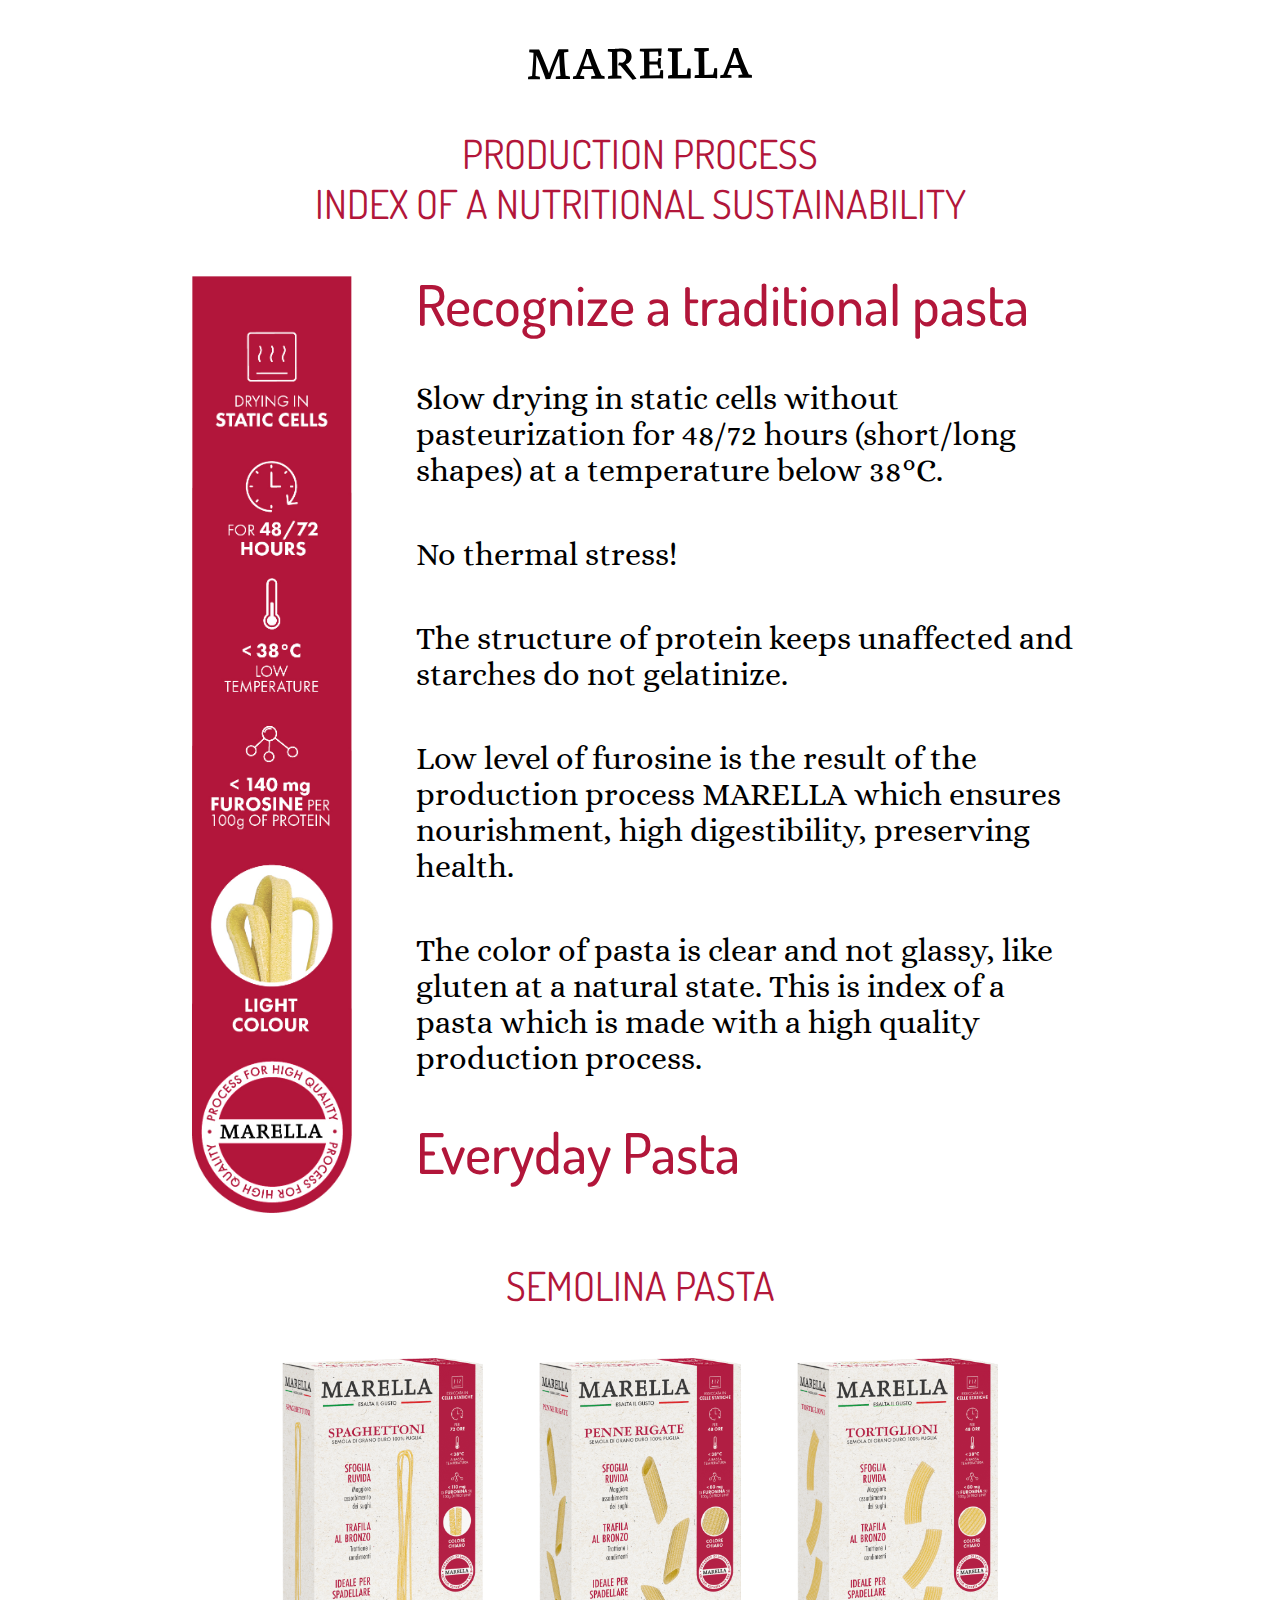
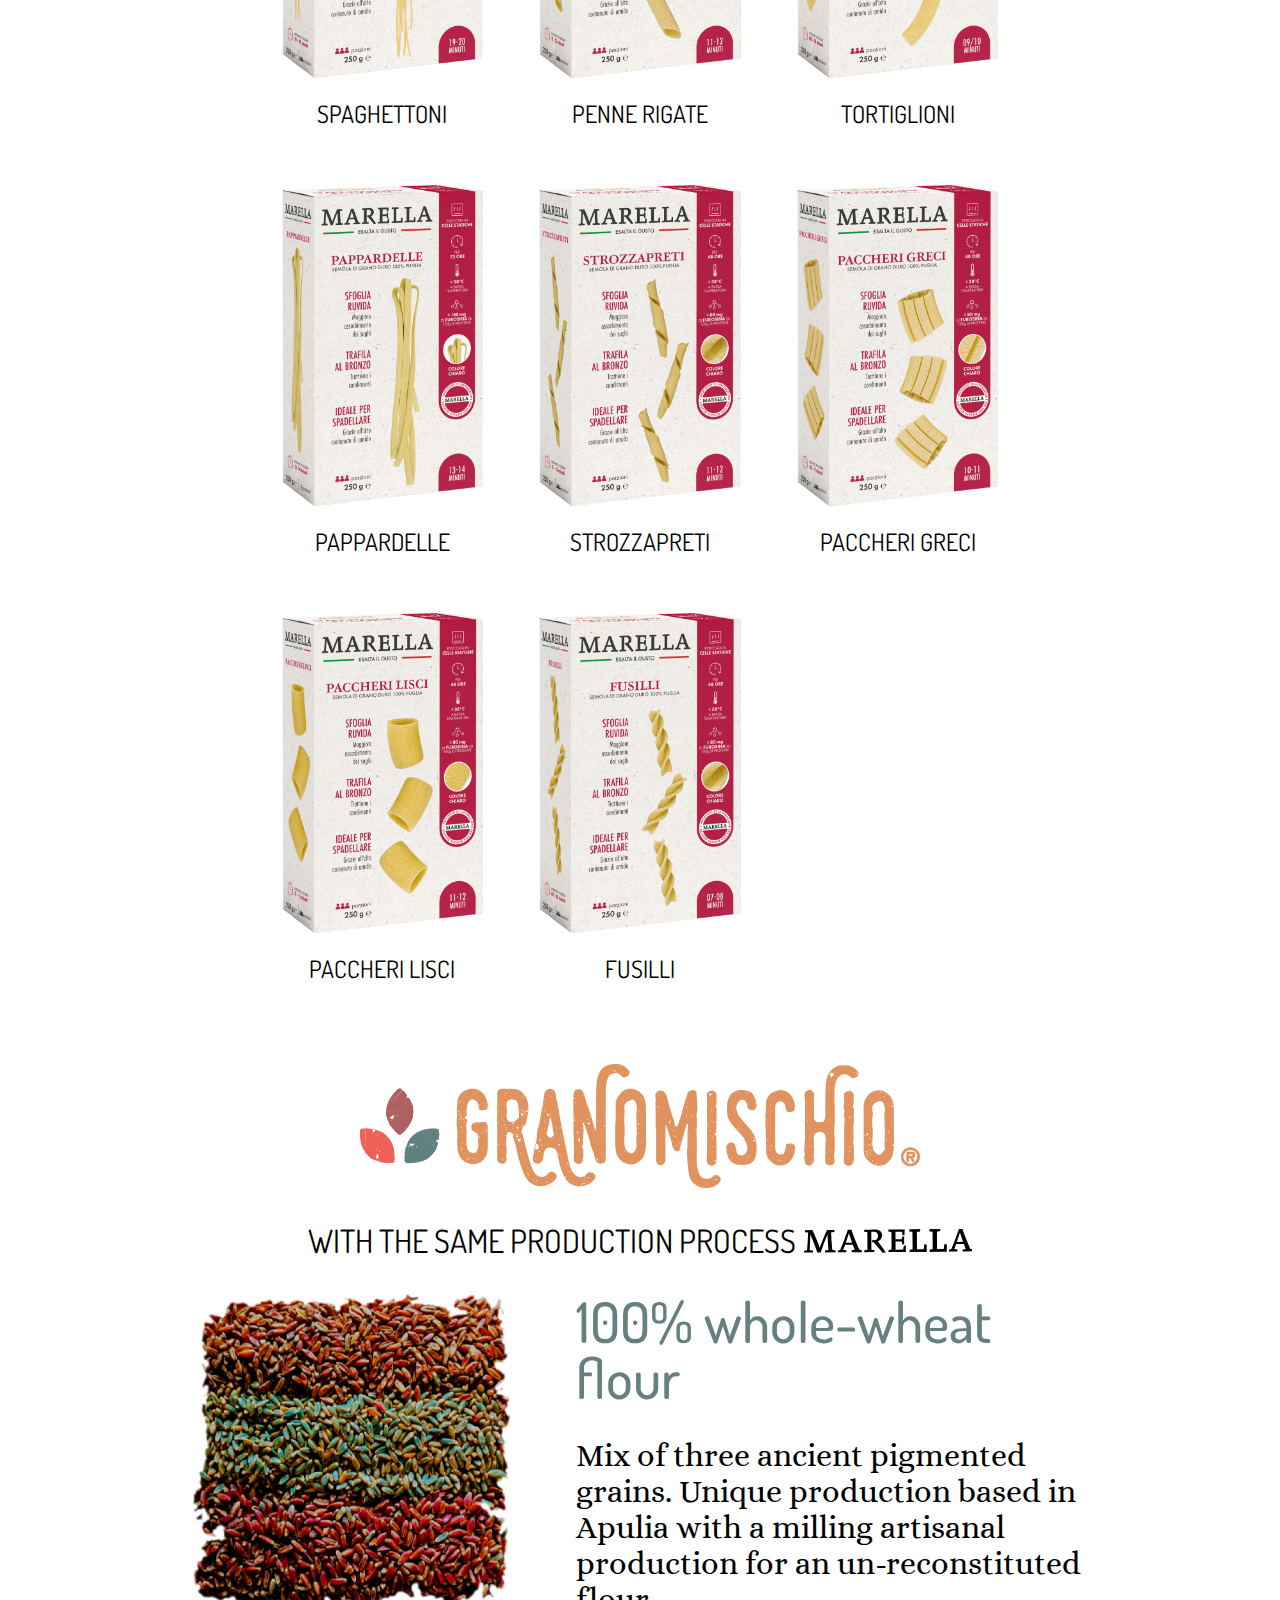
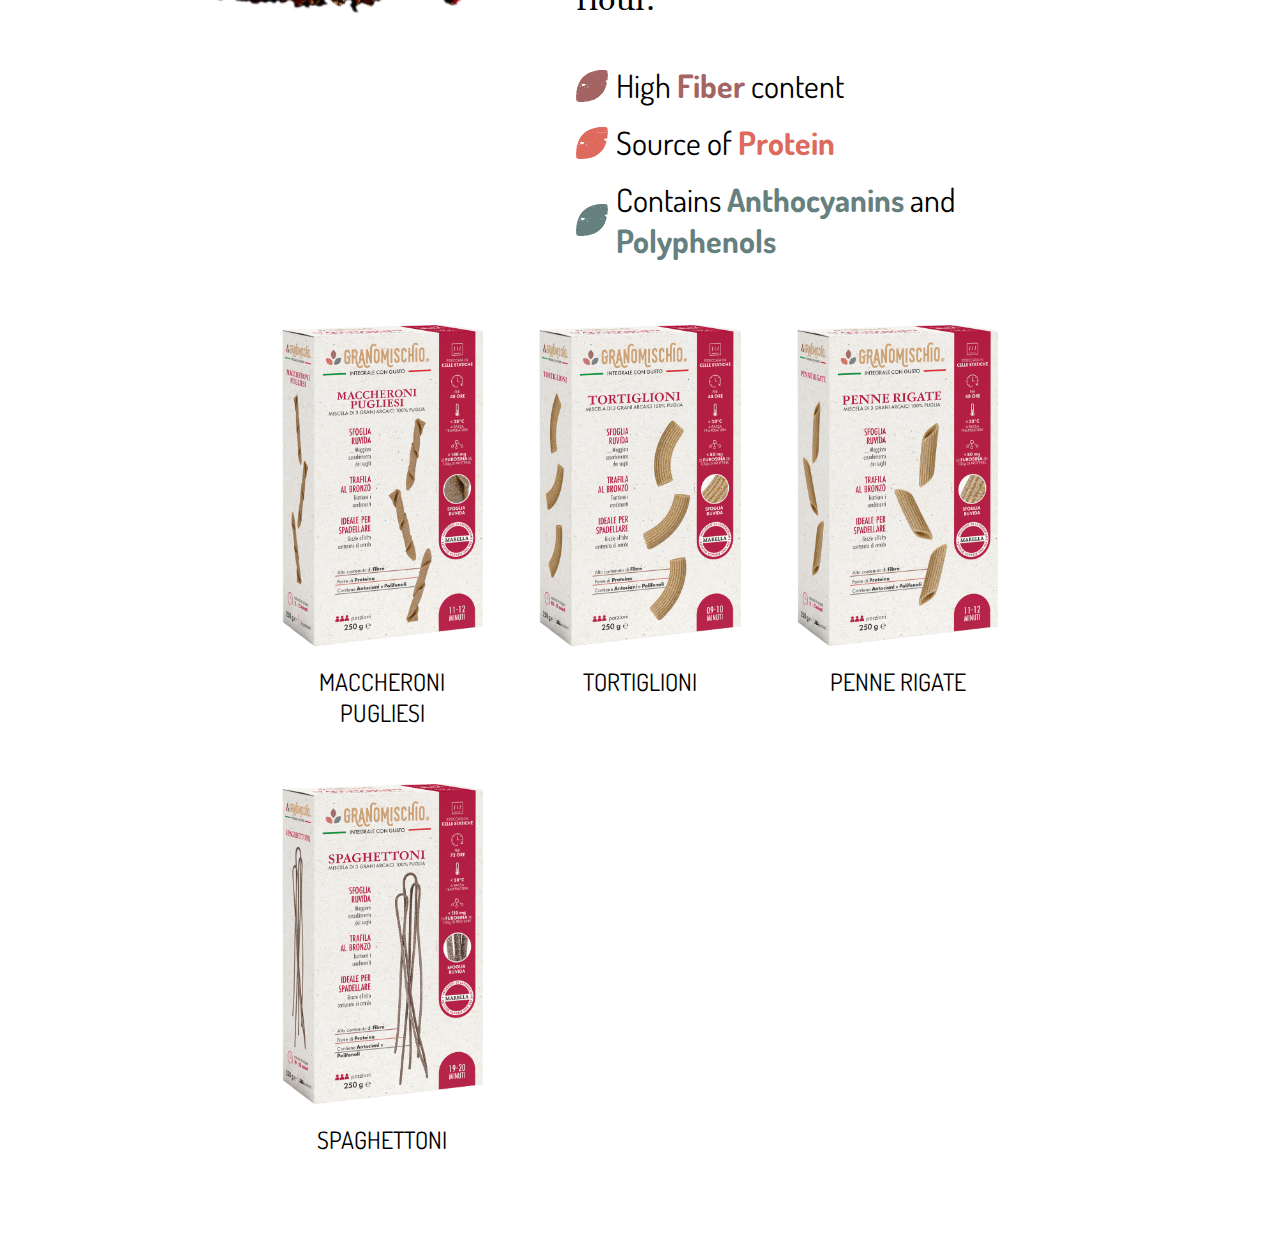
<file: en/index.html>
<!DOCTYPE html>
<html lang="en">
<head>
    <meta charset="UTF-8">
    <meta http-equiv="X-UA-Compatible" content="IE=edge">
    <meta name="viewport" content="width=device-width, initial-scale=1.0">
    <!-- GOOGLE FONTS -->
    <link rel="preconnect" href="https://fonts.googleapis.com">
    <link rel="preconnect" href="https://fonts.gstatic.com" crossorigin>
    <link href="https://fonts.googleapis.com/css2?family=Alice&family=Dosis:wght@200;300;400;500;600;700;800&display=swap" rel="stylesheet">
    <!-- MIO CSS -->
    <link rel="stylesheet" href="style.css">
    <title>Pasta Marella</title>
</head>
<body>

    <!-- Logo Pasta Marella -->
    <svg id="logo-marella" class="logo-svg" data-name="Livello 2" viewBox="0 0 345.6 49.11"><g data-name="Livello 1"><path d="m42.8 47.96.24-3.97 7.06-.93c-.87-9.01-1.74-25.49-1.92-32.02-3.25 6.95-10.44 25.85-13.86 36.98l-7 .05C23.81 37.6 16.95 19.88 12.85 11.3c-.02 6.73-.76 25.04-1.25 32.04l6.67.83.23 3.97-18.51.14.24-3.97 6.05-.92c1-10.84 2.13-30.84 2.16-36.22l-6.67-.76.31-4.04 15.07-.11c4.1 8.45 11.22 25.09 15.21 36.7 3.09-9.78 10.36-27.6 14.74-36.92l15.01-.11.3 4.03-6.79.86c.07 9.02 1.27 26.03 2.49 36.19l6.47.83.3 3.97-22.07.16ZM97.35 47.56l.24-4.04 6.32-.85c-1.23-3.09-2.53-5.97-4.11-10.33l-15.61.11c-1.12 3.37-2.91 7.56-4.03 10.39l6.4.76.3 4.04-17.63.13.31-3.97 4.57-.91c4.64-10.13 11.44-28.21 15.58-41.16l7.33-.05c3.03 9.53 11.67 31.07 16.38 40.93l4.72.84.23 3.97-21 .15ZM92.02 9.44h-.34c-1.25 4.39-4.54 14.37-6.06 18.62l12.72-.09c-2.27-6.24-4.88-13.83-6.33-18.53ZM161.27 49.11l-18.74-22-3.57-.51 1.45-4.38 5.05.57c2.96-.63 6.02-4.42 5.99-9.26-.04-5.45-3.49-7.98-8.67-7.95-1.41.01-3.56.16-5.11.24l.27 36.61 6.06.83.3 3.97-21 .15.31-3.97 6.25-.92-.27-36.2-6.53-.83.31-3.97 10.9-.08s9.42-.47 11.5-.49c8.48-.06 13.96 4.34 14.02 12.14.05 6.33-4.09 10.73-8.66 11.77v.2l16.32 22.36-6.18 1.73ZM208.47 47.15c-1.41-.06-5.99-.36-8.15-.34l-27.52.2.24-3.97 6.18-.92-.27-36.2-6.53-.83.31-3.97 33.51-.25-.73 11.18-4.1.7-.79-7.19-13.46.1.11 15.34 12.38-.09 1.51-5.66 3.97.24-.48 7.68.6 8.27-3.97.3-1.59-6.25-12.38.09.12 16.69 15.41-.11 1.62-8.36 4.04.44-.04 12.92ZM250.7 46.84c-1.21-.06-5.79-.36-7.74-.35l-26.78.2.24-3.97 6.18-.92-.27-36.2-6.6-.83.37-3.97 21.6-.16-.24 3.97-6.86.93.27 36.27 14.06-.1 1.74-10.04 3.97.44.04 14.74Z"/><path d="M250.7 46.84c-1.21-.06-5.79-.36-7.74-.35l-26.78.2.24-3.97 6.18-.92-.27-36.2-6.6-.83.37-3.97 21.6-.16-.24 3.97-6.86.93.27 36.27 14.06-.1 1.74-10.04 3.97.44.04 14.74ZM291.79 46.54c-1.21-.06-5.79-.36-7.74-.35l-26.78.2.24-3.97 6.18-.92-.27-36.2-6.6-.83.37-3.97 21.6-.16-.24 3.97-6.86.93.27 36.27 14.06-.1 1.74-10.04 3.97.44.04 14.74Z"/><path d="M291.79 46.54c-1.21-.06-5.79-.36-7.74-.35l-26.78.2.24-3.97 6.18-.92-.27-36.2-6.6-.83.37-3.97 21.6-.16-.24 3.97-6.86.93.27 36.27 14.06-.1 1.74-10.04 3.97.44.04 14.74ZM324.6 45.89l.24-4.04 6.32-.85c-1.23-3.09-2.53-5.97-4.11-10.33l-15.61.11c-1.12 3.37-2.91 7.56-4.03 10.39l6.4.76.3 4.04-17.63.13.31-3.97 4.57-.91C306 31.09 312.8 13.01 316.94.06l7.33-.05c3.03 9.53 11.67 31.07 16.38 40.93l4.72.84.23 3.97-21 .15Zm-5.33-38.12h-.34c-1.25 4.39-4.54 14.37-6.06 18.62l12.72-.09c-2.27-6.24-4.88-13.83-6.33-18.53Z"/></g></svg>
    
    
    <h2 id="subtitle" class="text-center">PRODUCTION PROCESS<br>INDEX OF A NUTRITIONAL SUSTAINABILITY</h2>
    
    <div id="two-columns">
        <div id="first-column">
            <div id="first-horizontal-banner">
                Banner orizzontale
            </div>
            <div id="first-vertical-banner">
                <img src="assets/images/fascia_eng.jpg">
            </div>
        </div>
        <div id="second-column">
            <h3 class="second-column-header">Recognize a traditional pasta</h3>
            <p>Slow drying in static cells without pasteurization for 48/72 hours (short/long shapes) at a temperature below 38°C.</p>
            <p>No thermal stress!</p>
            <p>The structure of protein keeps unaffected and starches do not gelatinize.</p>
            <p>Low level of furosine is the result of the production process MARELLA which ensures nourishment, high digestibility, preserving health.</p>
            <p>The color of pasta is clear and not glassy, like gluten at a natural state. This is index of a pasta which is made with a high quality production process.</p>
            <h3 class="second-column-header">Everyday Pasta</h3>
        </div>    
    </div>

    <!-- Section 2 - First grid - Pasta di semola-->
    <section id="pasta-semola-section">
        <h2 id="subtitle-2" class="text-center" style="margin-top: 2rem;">SEMOLINA PASTA</h2>
        <div class="container grid-container">
            <div class="grid-item">
                <img src="assets/images/semola/S_Spaghettoni.png" alt="spaghettoni">
                <p>SPAGHETTONI</p>
            </div>
            <div class="grid-item">
                <img src="assets/images/semola/S-Penne-Rigate.png" alt="penne-rigate">
                <p>PENNE RIGATE</p>
            </div>
            <div class="grid-item">
                <img src="assets/images/semola/S-Tortiglioni.png" alt="tortiglioni">
                <p>TORTIGLIONI</p>
            </div>
            <div class="grid-item">
                <img src="assets/images/semola/S_Pappardelle.png" alt="pappardelle">
                <p>PAPPARDELLE</p>
            </div>
            <div class="grid-item">
                <img src="assets/images/semola/S-Strozzapreti.png" alt="strozzapreti">
                <p>STROZZAPRETI</p>
            </div>
            <div class="grid-item">
                <img src="assets/images/semola/S-Paccheri-Greci.png" alt="paccheri-greci">
                <p>PACCHERI GRECI</p>
            </div>
            <div class="grid-item">
                <img src="assets/images/semola/S-Paccheri-Lisci.png" alt="paccheri-lisci">
                <p>PACCHERI LISCI</p>
            </div>
            <div class="grid-item">
                <img src="assets/images/semola/S-Fusilli.png" alt="fusilli">
                <p>FUSILLI</p>
            </div>    
        </div>
    </section>
    
    <!-- Granomischio Section -->
    <section id="pasta-granomischio-section">
        <div id="logo-granomischio-wrapper">
            <img id="logo-granomischio" src="assets/images/logo_granomischio.svg" alt="granomischio-logo">
        </div>
        <div id="same-process-wrapper">
            <h3>WITH THE SAME PRODUCTION PROCESS</h3>
            <!-- Logo Pasta Marella -->
            <svg id="logo-marella-granomischio" class="logo-svg" data-name="Livello 2" viewBox="0 0 345.6 49.11"><g data-name="Livello 1"><path d="m42.8 47.96.24-3.97 7.06-.93c-.87-9.01-1.74-25.49-1.92-32.02-3.25 6.95-10.44 25.85-13.86 36.98l-7 .05C23.81 37.6 16.95 19.88 12.85 11.3c-.02 6.73-.76 25.04-1.25 32.04l6.67.83.23 3.97-18.51.14.24-3.97 6.05-.92c1-10.84 2.13-30.84 2.16-36.22l-6.67-.76.31-4.04 15.07-.11c4.1 8.45 11.22 25.09 15.21 36.7 3.09-9.78 10.36-27.6 14.74-36.92l15.01-.11.3 4.03-6.79.86c.07 9.02 1.27 26.03 2.49 36.19l6.47.83.3 3.97-22.07.16ZM97.35 47.56l.24-4.04 6.32-.85c-1.23-3.09-2.53-5.97-4.11-10.33l-15.61.11c-1.12 3.37-2.91 7.56-4.03 10.39l6.4.76.3 4.04-17.63.13.31-3.97 4.57-.91c4.64-10.13 11.44-28.21 15.58-41.16l7.33-.05c3.03 9.53 11.67 31.07 16.38 40.93l4.72.84.23 3.97-21 .15ZM92.02 9.44h-.34c-1.25 4.39-4.54 14.37-6.06 18.62l12.72-.09c-2.27-6.24-4.88-13.83-6.33-18.53ZM161.27 49.11l-18.74-22-3.57-.51 1.45-4.38 5.05.57c2.96-.63 6.02-4.42 5.99-9.26-.04-5.45-3.49-7.98-8.67-7.95-1.41.01-3.56.16-5.11.24l.27 36.61 6.06.83.3 3.97-21 .15.31-3.97 6.25-.92-.27-36.2-6.53-.83.31-3.97 10.9-.08s9.42-.47 11.5-.49c8.48-.06 13.96 4.34 14.02 12.14.05 6.33-4.09 10.73-8.66 11.77v.2l16.32 22.36-6.18 1.73ZM208.47 47.15c-1.41-.06-5.99-.36-8.15-.34l-27.52.2.24-3.97 6.18-.92-.27-36.2-6.53-.83.31-3.97 33.51-.25-.73 11.18-4.1.7-.79-7.19-13.46.1.11 15.34 12.38-.09 1.51-5.66 3.97.24-.48 7.68.6 8.27-3.97.3-1.59-6.25-12.38.09.12 16.69 15.41-.11 1.62-8.36 4.04.44-.04 12.92ZM250.7 46.84c-1.21-.06-5.79-.36-7.74-.35l-26.78.2.24-3.97 6.18-.92-.27-36.2-6.6-.83.37-3.97 21.6-.16-.24 3.97-6.86.93.27 36.27 14.06-.1 1.74-10.04 3.97.44.04 14.74Z"/><path d="M250.7 46.84c-1.21-.06-5.79-.36-7.74-.35l-26.78.2.24-3.97 6.18-.92-.27-36.2-6.6-.83.37-3.97 21.6-.16-.24 3.97-6.86.93.27 36.27 14.06-.1 1.74-10.04 3.97.44.04 14.74ZM291.79 46.54c-1.21-.06-5.79-.36-7.74-.35l-26.78.2.24-3.97 6.18-.92-.27-36.2-6.6-.83.37-3.97 21.6-.16-.24 3.97-6.86.93.27 36.27 14.06-.1 1.74-10.04 3.97.44.04 14.74Z"/><path d="M291.79 46.54c-1.21-.06-5.79-.36-7.74-.35l-26.78.2.24-3.97 6.18-.92-.27-36.2-6.6-.83.37-3.97 21.6-.16-.24 3.97-6.86.93.27 36.27 14.06-.1 1.74-10.04 3.97.44.04 14.74ZM324.6 45.89l.24-4.04 6.32-.85c-1.23-3.09-2.53-5.97-4.11-10.33l-15.61.11c-1.12 3.37-2.91 7.56-4.03 10.39l6.4.76.3 4.04-17.63.13.31-3.97 4.57-.91C306 31.09 312.8 13.01 316.94.06l7.33-.05c3.03 9.53 11.67 31.07 16.38 40.93l4.72.84.23 3.97-21 .15Zm-5.33-38.12h-.34c-1.25 4.39-4.54 14.37-6.06 18.62l12.72-.09c-2.27-6.24-4.88-13.83-6.33-18.53Z"/></g></svg>
        </div>
        <div id="two-columns">
            <div id="first-column">
                <div class="first-column-item">
                    <img src="assets/images/granomischio.jpg" alt="grano">
                </div>
            </div>
            <div id="second-column" style="margin-top: 0px">
                <h3 id="granomischio-hundred-percent">100% whole-wheat flour</h3>
                <p>Mix of three ancient pigmented grains. Unique production based in Apulia with a milling artisanal production for an un-reconstituted flour.</p>
                <div id="granomischio-features-wrapper">
                    <div id="granomischio-features" class="flex">
                        <img src="assets/icone/Grano1.svg" alt="icona-grano">
                        <p>High <span style="color:var(--brown)"> Fiber </span>content</p>
                    </div>
                    <div id="granomischio-features" class="flex">
                        <img src="assets/icone/Grano2.svg" alt="icona-grano">
                        <p>Source of<span style="color:var(--orange)"> Protein</span></p>
                    </div>
                    <div id="granomischio-features" class="flex">
                        <img src="assets/icone/Grano3.svg" alt="icona-grano">
                        <p>Contains<span style="color:var(--gray)"> Anthocyanins </span> and <span style="color:var(--gray)"> Polyphenols </span></p>
                    </div>
                </div>
            </div>
        </div>
        <div class="container grid-container" style="margin-top:4rem; margin-bottom: 6rem;">
            <div class="grid-item">
                <img src="assets/images/granomischio/GM-Maccheroni-pugliesi.png" alt="maccheroni-pugliesi">
                <p>MACCHERONI PUGLIESI</p>
            </div>
            <div class="grid-item">
                <img src="assets/images/granomischio/GM-Tortiglioni.png" alt="tortiglioni">
                <p>TORTIGLIONI</p>
            </div>
            <div class="grid-item">
                <img src="assets/images/granomischio/GM-Penne-Rigate.png" alt="penne-rigate">
                <p>PENNE RIGATE</p>
            </div>
            <div class="grid-item">
                <img src="assets/images/granomischio/GM-Spaghettoni.png" alt="spaghettoni">
                <p>SPAGHETTONI</p>
            </div> 
        </div>
    </section>

</body>
</html>
</file>
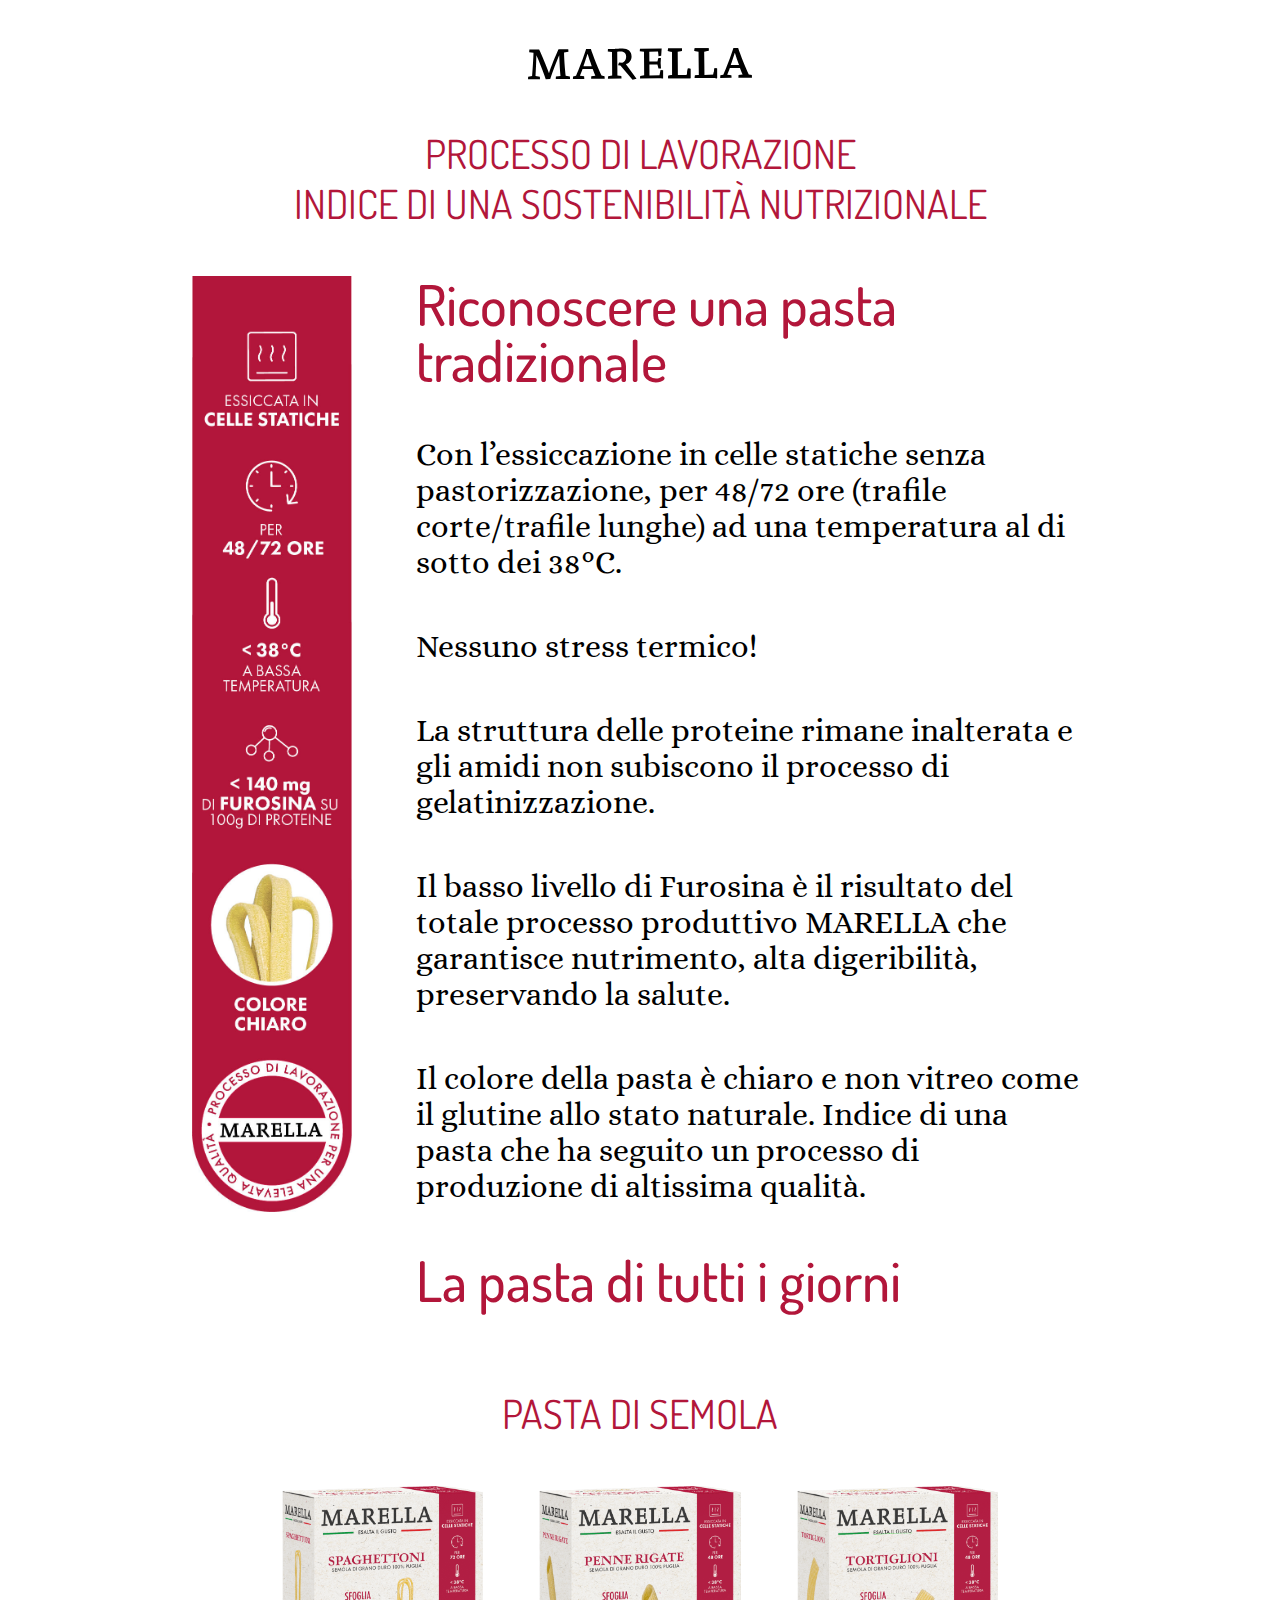
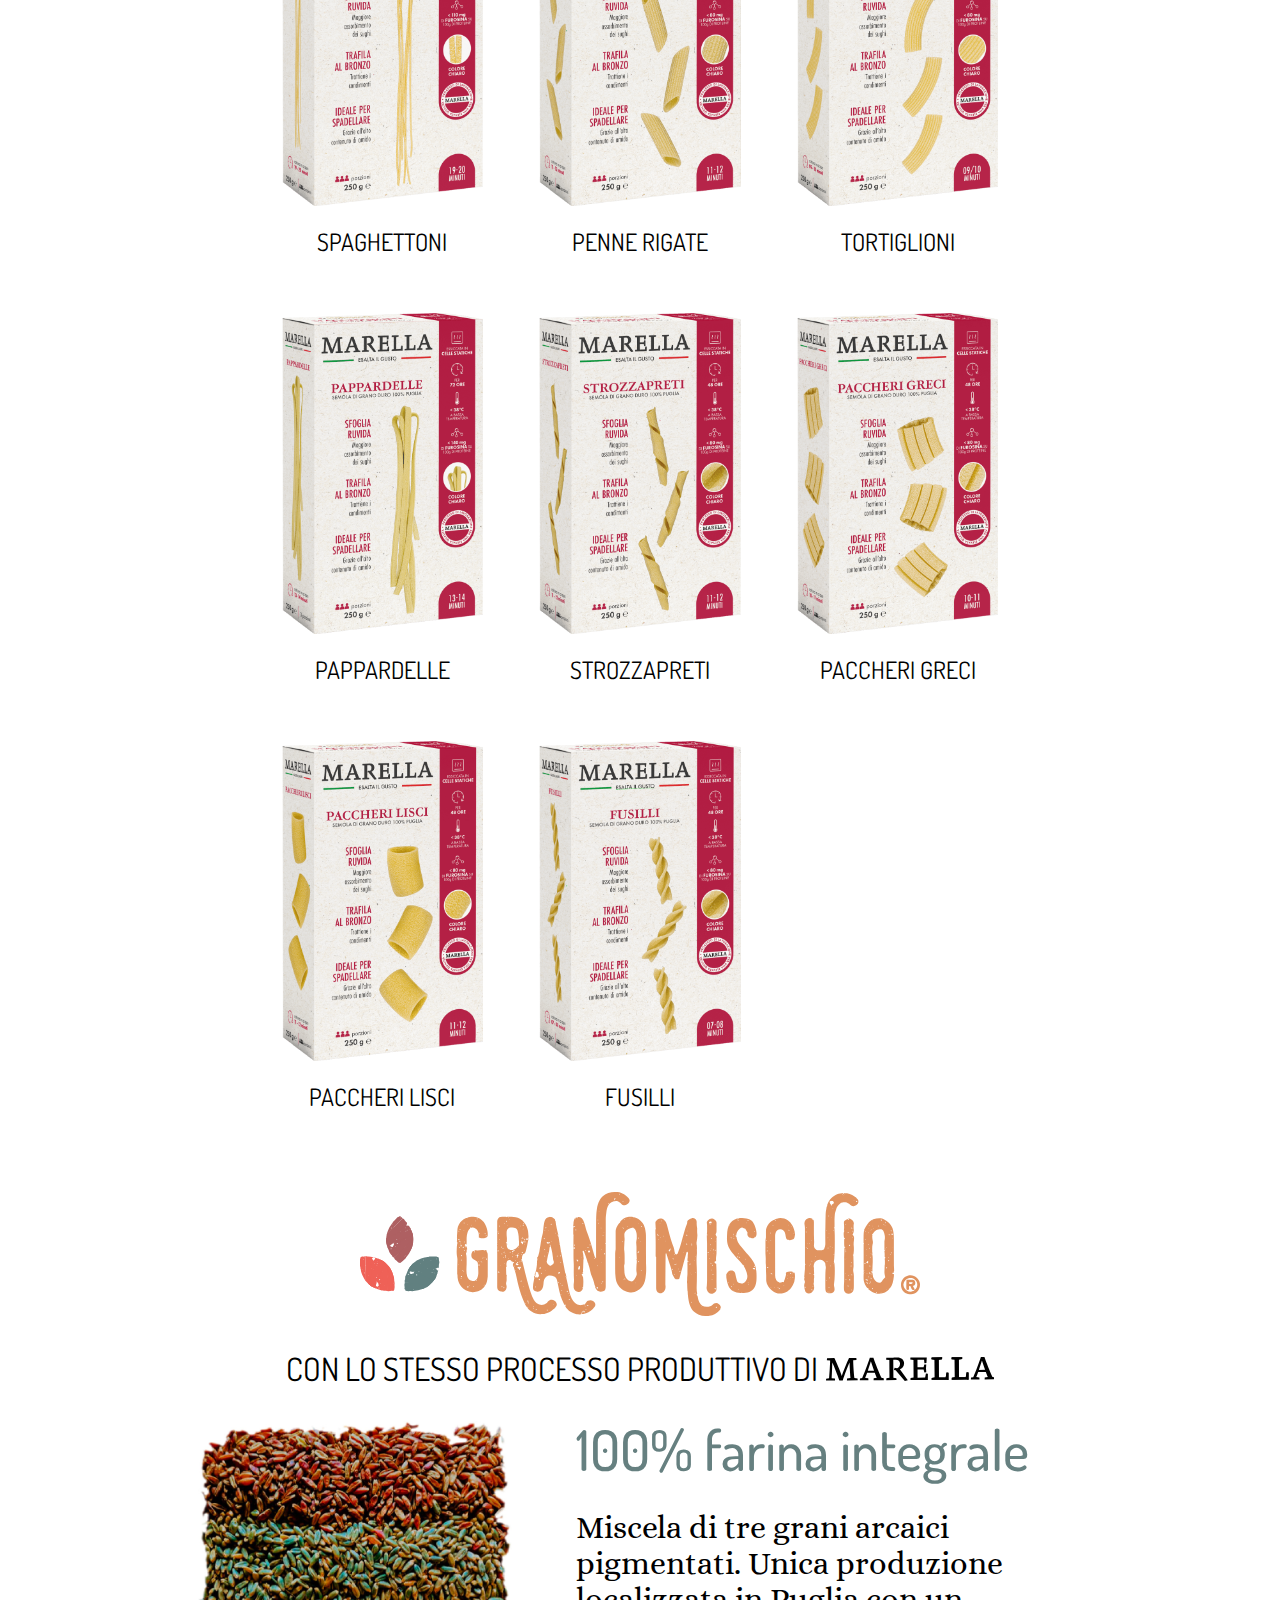
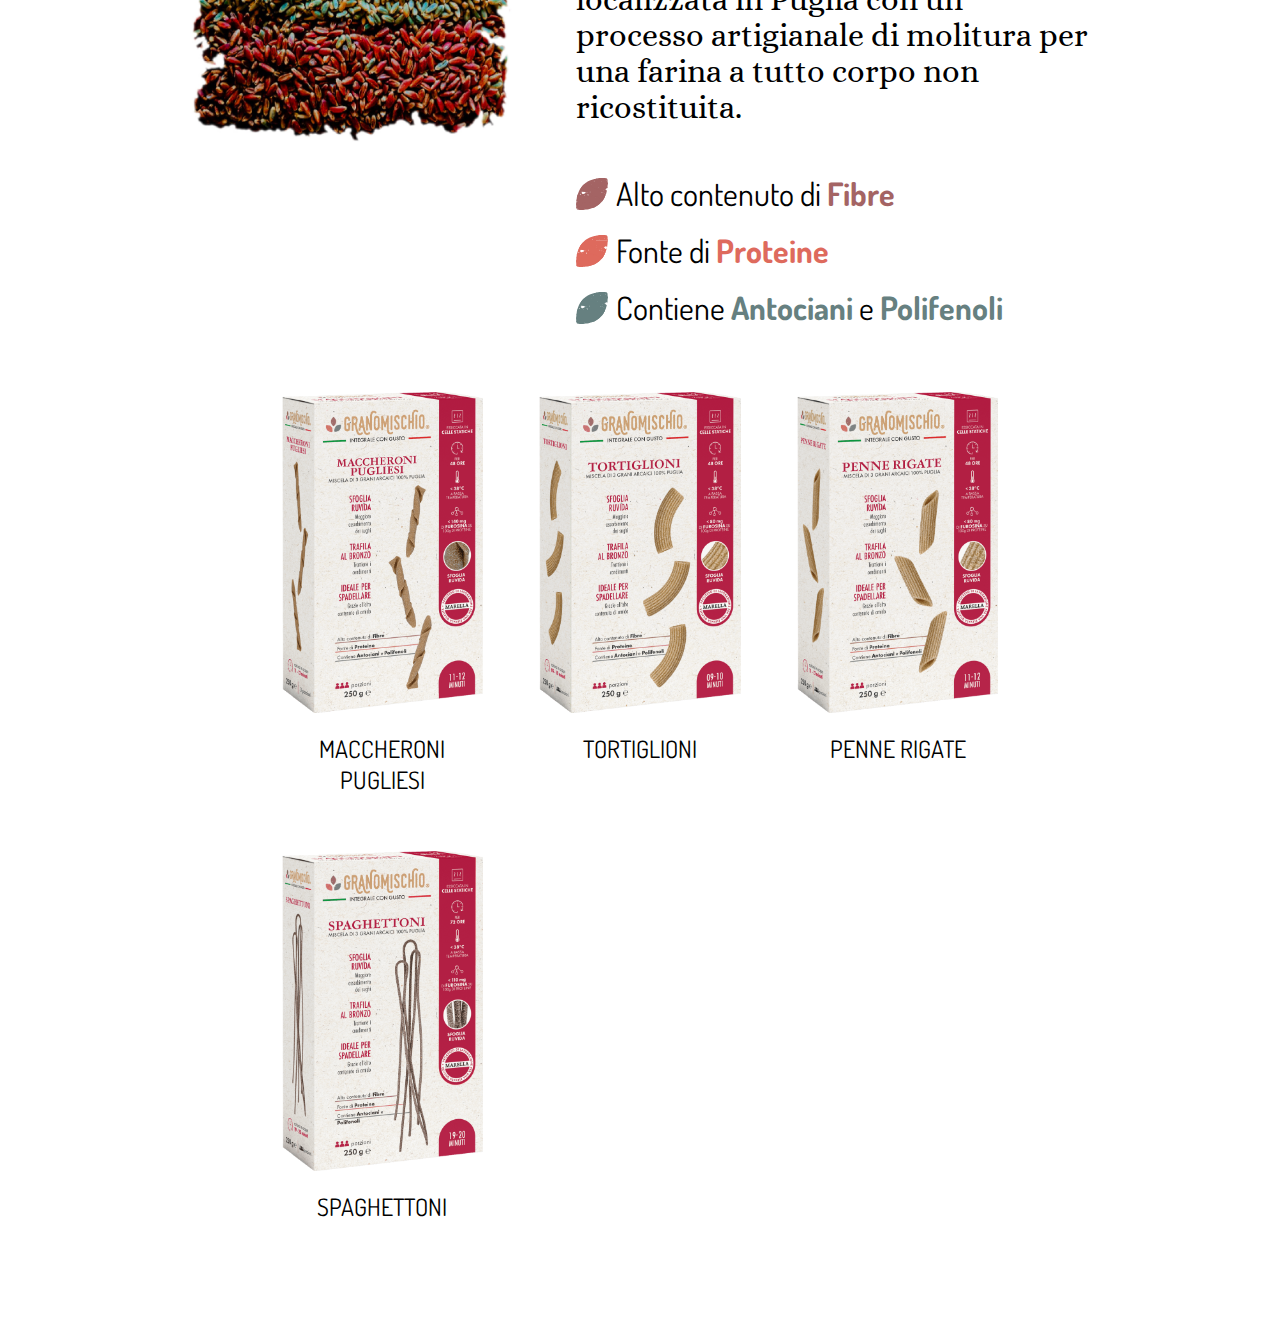
<file: it/index.html>
<!DOCTYPE html>
<html lang="en">
<head>
    <meta charset="UTF-8">
    <meta http-equiv="X-UA-Compatible" content="IE=edge">
    <meta name="viewport" content="width=device-width, initial-scale=1.0">
    <!-- GOOGLE FONTS -->
    <link rel="preconnect" href="https://fonts.googleapis.com">
    <link rel="preconnect" href="https://fonts.gstatic.com" crossorigin>
    <link href="https://fonts.googleapis.com/css2?family=Alice&family=Dosis:wght@200;300;400;500;600;700;800&display=swap" rel="stylesheet">
    <!-- MIO CSS -->
    <link rel="stylesheet" href="style.css">
    <title>Pasta Marella</title>
</head>
<body>

    <!-- Logo Pasta Marella -->
    <svg id="logo-marella" class="logo-svg" data-name="Livello 2" viewBox="0 0 345.6 49.11"><g data-name="Livello 1"><path d="m42.8 47.96.24-3.97 7.06-.93c-.87-9.01-1.74-25.49-1.92-32.02-3.25 6.95-10.44 25.85-13.86 36.98l-7 .05C23.81 37.6 16.95 19.88 12.85 11.3c-.02 6.73-.76 25.04-1.25 32.04l6.67.83.23 3.97-18.51.14.24-3.97 6.05-.92c1-10.84 2.13-30.84 2.16-36.22l-6.67-.76.31-4.04 15.07-.11c4.1 8.45 11.22 25.09 15.21 36.7 3.09-9.78 10.36-27.6 14.74-36.92l15.01-.11.3 4.03-6.79.86c.07 9.02 1.27 26.03 2.49 36.19l6.47.83.3 3.97-22.07.16ZM97.35 47.56l.24-4.04 6.32-.85c-1.23-3.09-2.53-5.97-4.11-10.33l-15.61.11c-1.12 3.37-2.91 7.56-4.03 10.39l6.4.76.3 4.04-17.63.13.31-3.97 4.57-.91c4.64-10.13 11.44-28.21 15.58-41.16l7.33-.05c3.03 9.53 11.67 31.07 16.38 40.93l4.72.84.23 3.97-21 .15ZM92.02 9.44h-.34c-1.25 4.39-4.54 14.37-6.06 18.62l12.72-.09c-2.27-6.24-4.88-13.83-6.33-18.53ZM161.27 49.11l-18.74-22-3.57-.51 1.45-4.38 5.05.57c2.96-.63 6.02-4.42 5.99-9.26-.04-5.45-3.49-7.98-8.67-7.95-1.41.01-3.56.16-5.11.24l.27 36.61 6.06.83.3 3.97-21 .15.31-3.97 6.25-.92-.27-36.2-6.53-.83.31-3.97 10.9-.08s9.42-.47 11.5-.49c8.48-.06 13.96 4.34 14.02 12.14.05 6.33-4.09 10.73-8.66 11.77v.2l16.32 22.36-6.18 1.73ZM208.47 47.15c-1.41-.06-5.99-.36-8.15-.34l-27.52.2.24-3.97 6.18-.92-.27-36.2-6.53-.83.31-3.97 33.51-.25-.73 11.18-4.1.7-.79-7.19-13.46.1.11 15.34 12.38-.09 1.51-5.66 3.97.24-.48 7.68.6 8.27-3.97.3-1.59-6.25-12.38.09.12 16.69 15.41-.11 1.62-8.36 4.04.44-.04 12.92ZM250.7 46.84c-1.21-.06-5.79-.36-7.74-.35l-26.78.2.24-3.97 6.18-.92-.27-36.2-6.6-.83.37-3.97 21.6-.16-.24 3.97-6.86.93.27 36.27 14.06-.1 1.74-10.04 3.97.44.04 14.74Z"/><path d="M250.7 46.84c-1.21-.06-5.79-.36-7.74-.35l-26.78.2.24-3.97 6.18-.92-.27-36.2-6.6-.83.37-3.97 21.6-.16-.24 3.97-6.86.93.27 36.27 14.06-.1 1.74-10.04 3.97.44.04 14.74ZM291.79 46.54c-1.21-.06-5.79-.36-7.74-.35l-26.78.2.24-3.97 6.18-.92-.27-36.2-6.6-.83.37-3.97 21.6-.16-.24 3.97-6.86.93.27 36.27 14.06-.1 1.74-10.04 3.97.44.04 14.74Z"/><path d="M291.79 46.54c-1.21-.06-5.79-.36-7.74-.35l-26.78.2.24-3.97 6.18-.92-.27-36.2-6.6-.83.37-3.97 21.6-.16-.24 3.97-6.86.93.27 36.27 14.06-.1 1.74-10.04 3.97.44.04 14.74ZM324.6 45.89l.24-4.04 6.32-.85c-1.23-3.09-2.53-5.97-4.11-10.33l-15.61.11c-1.12 3.37-2.91 7.56-4.03 10.39l6.4.76.3 4.04-17.63.13.31-3.97 4.57-.91C306 31.09 312.8 13.01 316.94.06l7.33-.05c3.03 9.53 11.67 31.07 16.38 40.93l4.72.84.23 3.97-21 .15Zm-5.33-38.12h-.34c-1.25 4.39-4.54 14.37-6.06 18.62l12.72-.09c-2.27-6.24-4.88-13.83-6.33-18.53Z"/></g></svg>
    
    
    <h2 id="subtitle" class="text-center">PROCESSO DI LAVORAZIONE<br>INDICE DI UNA SOSTENIBILITÀ NUTRIZIONALE</h2>
    
    <div id="two-columns">
        <div id="first-column">
            <div id="first-horizontal-banner">
                Banner orizzontale
            </div>
            <div id="first-vertical-banner">
                <img src="assets/images/fascia_ita.jpg">
            </div>
        </div>
        <div id="second-column">
            <h3 class="second-column-header">Riconoscere una pasta tradizionale</h3>
            <p>Con l’essiccazione in celle statiche senza pastorizzazione, per 48/72 ore (trafile corte/trafile lunghe) ad una temperatura al di sotto dei 38°C.</p>
            <p>Nessuno stress termico!</p>
            <p>La struttura delle proteine rimane inalterata e gli amidi non subiscono il processo di gelatinizzazione.</p>
            <p>Il basso livello di Furosina è il risultato del totale processo produttivo MARELLA che garantisce nutrimento, alta digeribilità, preservando la salute.</p>
            <p>Il colore della pasta è chiaro e non vitreo come il glutine allo stato naturale. Indice di una pasta che ha seguito un processo di produzione di altissima qualità.</p>
            <h3 class="second-column-header">La pasta di tutti i giorni</h3>
        </div>    
    </div>

    <!-- Section 2 - First grid - Pasta di semola-->
    <section id="pasta-semola-section">
        <h2 id="subtitle-2" class="text-center" style="margin-top: 2rem;">PASTA DI SEMOLA</h2>
        <div class="container grid-container">
            <div class="grid-item">
                <img src="assets/images/semola/S_Spaghettoni.png" alt="spaghettoni">
                <p>SPAGHETTONI</p>
            </div>
            <div class="grid-item">
                <img src="assets/images/semola/S-Penne-Rigate.png" alt="penne-rigate">
                <p>PENNE RIGATE</p>
            </div>
            <div class="grid-item">
                <img src="assets/images/semola/S-Tortiglioni.png" alt="tortiglioni">
                <p>TORTIGLIONI</p>
            </div>
            <div class="grid-item">
                <img src="assets/images/semola/S_Pappardelle.png" alt="pappardelle">
                <p>PAPPARDELLE</p>
            </div>
            <div class="grid-item">
                <img src="assets/images/semola/S-Strozzapreti.png" alt="strozzapreti">
                <p>STROZZAPRETI</p>
            </div>
            <div class="grid-item">
                <img src="assets/images/semola/S-Paccheri-Greci.png" alt="paccheri-greci">
                <p>PACCHERI GRECI</p>
            </div>
            <div class="grid-item">
                <img src="assets/images/semola/S-Paccheri-Lisci.png" alt="paccheri-lisci">
                <p>PACCHERI LISCI</p>
            </div>
            <div class="grid-item">
                <img src="assets/images/semola/S-Fusilli.png" alt="fusilli">
                <p>FUSILLI</p>
            </div>    
        </div>
    </section>
    
    <!-- Granomischio Section -->
    <section id="pasta-granomischio-section">
        <div id="logo-granomischio-wrapper">
            <img id="logo-granomischio" src="assets/images/logo_granomischio.svg" alt="granomischio-logo">
        </div>
        <div id="same-process-wrapper">
            <h3>CON LO STESSO PROCESSO PRODUTTIVO DI</h3>
            <!-- Logo Pasta Marella -->
            <svg id="logo-marella-granomischio" class="logo-svg" data-name="Livello 2" viewBox="0 0 345.6 49.11"><g data-name="Livello 1"><path d="m42.8 47.96.24-3.97 7.06-.93c-.87-9.01-1.74-25.49-1.92-32.02-3.25 6.95-10.44 25.85-13.86 36.98l-7 .05C23.81 37.6 16.95 19.88 12.85 11.3c-.02 6.73-.76 25.04-1.25 32.04l6.67.83.23 3.97-18.51.14.24-3.97 6.05-.92c1-10.84 2.13-30.84 2.16-36.22l-6.67-.76.31-4.04 15.07-.11c4.1 8.45 11.22 25.09 15.21 36.7 3.09-9.78 10.36-27.6 14.74-36.92l15.01-.11.3 4.03-6.79.86c.07 9.02 1.27 26.03 2.49 36.19l6.47.83.3 3.97-22.07.16ZM97.35 47.56l.24-4.04 6.32-.85c-1.23-3.09-2.53-5.97-4.11-10.33l-15.61.11c-1.12 3.37-2.91 7.56-4.03 10.39l6.4.76.3 4.04-17.63.13.31-3.97 4.57-.91c4.64-10.13 11.44-28.21 15.58-41.16l7.33-.05c3.03 9.53 11.67 31.07 16.38 40.93l4.72.84.23 3.97-21 .15ZM92.02 9.44h-.34c-1.25 4.39-4.54 14.37-6.06 18.62l12.72-.09c-2.27-6.24-4.88-13.83-6.33-18.53ZM161.27 49.11l-18.74-22-3.57-.51 1.45-4.38 5.05.57c2.96-.63 6.02-4.42 5.99-9.26-.04-5.45-3.49-7.98-8.67-7.95-1.41.01-3.56.16-5.11.24l.27 36.61 6.06.83.3 3.97-21 .15.31-3.97 6.25-.92-.27-36.2-6.53-.83.31-3.97 10.9-.08s9.42-.47 11.5-.49c8.48-.06 13.96 4.34 14.02 12.14.05 6.33-4.09 10.73-8.66 11.77v.2l16.32 22.36-6.18 1.73ZM208.47 47.15c-1.41-.06-5.99-.36-8.15-.34l-27.52.2.24-3.97 6.18-.92-.27-36.2-6.53-.83.31-3.97 33.51-.25-.73 11.18-4.1.7-.79-7.19-13.46.1.11 15.34 12.38-.09 1.51-5.66 3.97.24-.48 7.68.6 8.27-3.97.3-1.59-6.25-12.38.09.12 16.69 15.41-.11 1.62-8.36 4.04.44-.04 12.92ZM250.7 46.84c-1.21-.06-5.79-.36-7.74-.35l-26.78.2.24-3.97 6.18-.92-.27-36.2-6.6-.83.37-3.97 21.6-.16-.24 3.97-6.86.93.27 36.27 14.06-.1 1.74-10.04 3.97.44.04 14.74Z"/><path d="M250.7 46.84c-1.21-.06-5.79-.36-7.74-.35l-26.78.2.24-3.97 6.18-.92-.27-36.2-6.6-.83.37-3.97 21.6-.16-.24 3.97-6.86.93.27 36.27 14.06-.1 1.74-10.04 3.97.44.04 14.74ZM291.79 46.54c-1.21-.06-5.79-.36-7.74-.35l-26.78.2.24-3.97 6.18-.92-.27-36.2-6.6-.83.37-3.97 21.6-.16-.24 3.97-6.86.93.27 36.27 14.06-.1 1.74-10.04 3.97.44.04 14.74Z"/><path d="M291.79 46.54c-1.21-.06-5.79-.36-7.74-.35l-26.78.2.24-3.97 6.18-.92-.27-36.2-6.6-.83.37-3.97 21.6-.16-.24 3.97-6.86.93.27 36.27 14.06-.1 1.74-10.04 3.97.44.04 14.74ZM324.6 45.89l.24-4.04 6.32-.85c-1.23-3.09-2.53-5.97-4.11-10.33l-15.61.11c-1.12 3.37-2.91 7.56-4.03 10.39l6.4.76.3 4.04-17.63.13.31-3.97 4.57-.91C306 31.09 312.8 13.01 316.94.06l7.33-.05c3.03 9.53 11.67 31.07 16.38 40.93l4.72.84.23 3.97-21 .15Zm-5.33-38.12h-.34c-1.25 4.39-4.54 14.37-6.06 18.62l12.72-.09c-2.27-6.24-4.88-13.83-6.33-18.53Z"/></g></svg>
        </div>
        <div id="two-columns">
            <div id="first-column">
                <div class="first-column-item">
                    <img src="assets/images/granomischio.jpg" alt="grano">
                </div>
            </div>
            <div id="second-column" style="margin-top: 0px">
                <h3 id="granomischio-hundred-percent">100% farina integrale</h3>
                <p>Miscela di tre grani arcaici pigmentati. Unica produzione localizzata in Puglia con un processo artigianale di molitura per una farina a tutto corpo non ricostituita.</p>
                <div id="granomischio-features-wrapper">
                    <div id="granomischio-features" class="flex">
                        <img src="assets/icone/Grano1.svg" alt="icona-grano">
                        <p>Alto contenuto di <span style="color:var(--brown)">Fibre</span></p>
                    </div>
                    <div id="granomischio-features" class="flex">
                        <img src="assets/icone/Grano2.svg" alt="icona-grano">
                        <p>Fonte di <span style="color:var(--orange)">Proteine</span></p>
                    </div>
                    <div id="granomischio-features" class="flex">
                        <img src="assets/icone/Grano3.svg" alt="icona-grano">
                        <p>Contiene <span style="color:var(--gray)">Antociani</span> e <span style="color:var(--gray)">Polifenoli</span></p>
                    </div>
                </div>
            </div>
        </div>
        <div class="container grid-container" style="margin-top:4rem; margin-bottom: 6rem;">
            <div class="grid-item">
                <img src="assets/images/granomischio/GM-Maccheroni-pugliesi.png" alt="maccheroni-pugliesi">
                <p>MACCHERONI PUGLIESI</p>
            </div>
            <div class="grid-item">
                <img src="assets/images/granomischio/GM-Tortiglioni.png" alt="tortiglioni">
                <p>TORTIGLIONI</p>
            </div>
            <div class="grid-item">
                <img src="assets/images/granomischio/GM-Penne-Rigate.png" alt="penne-rigate">
                <p>PENNE RIGATE</p>
            </div>
            <div class="grid-item">
                <img src="assets/images/granomischio/GM-Spaghettoni.png" alt="spaghettoni">
                <p>SPAGHETTONI</p>
            </div> 
        </div>
    </section>

</body>
</html>
</file>
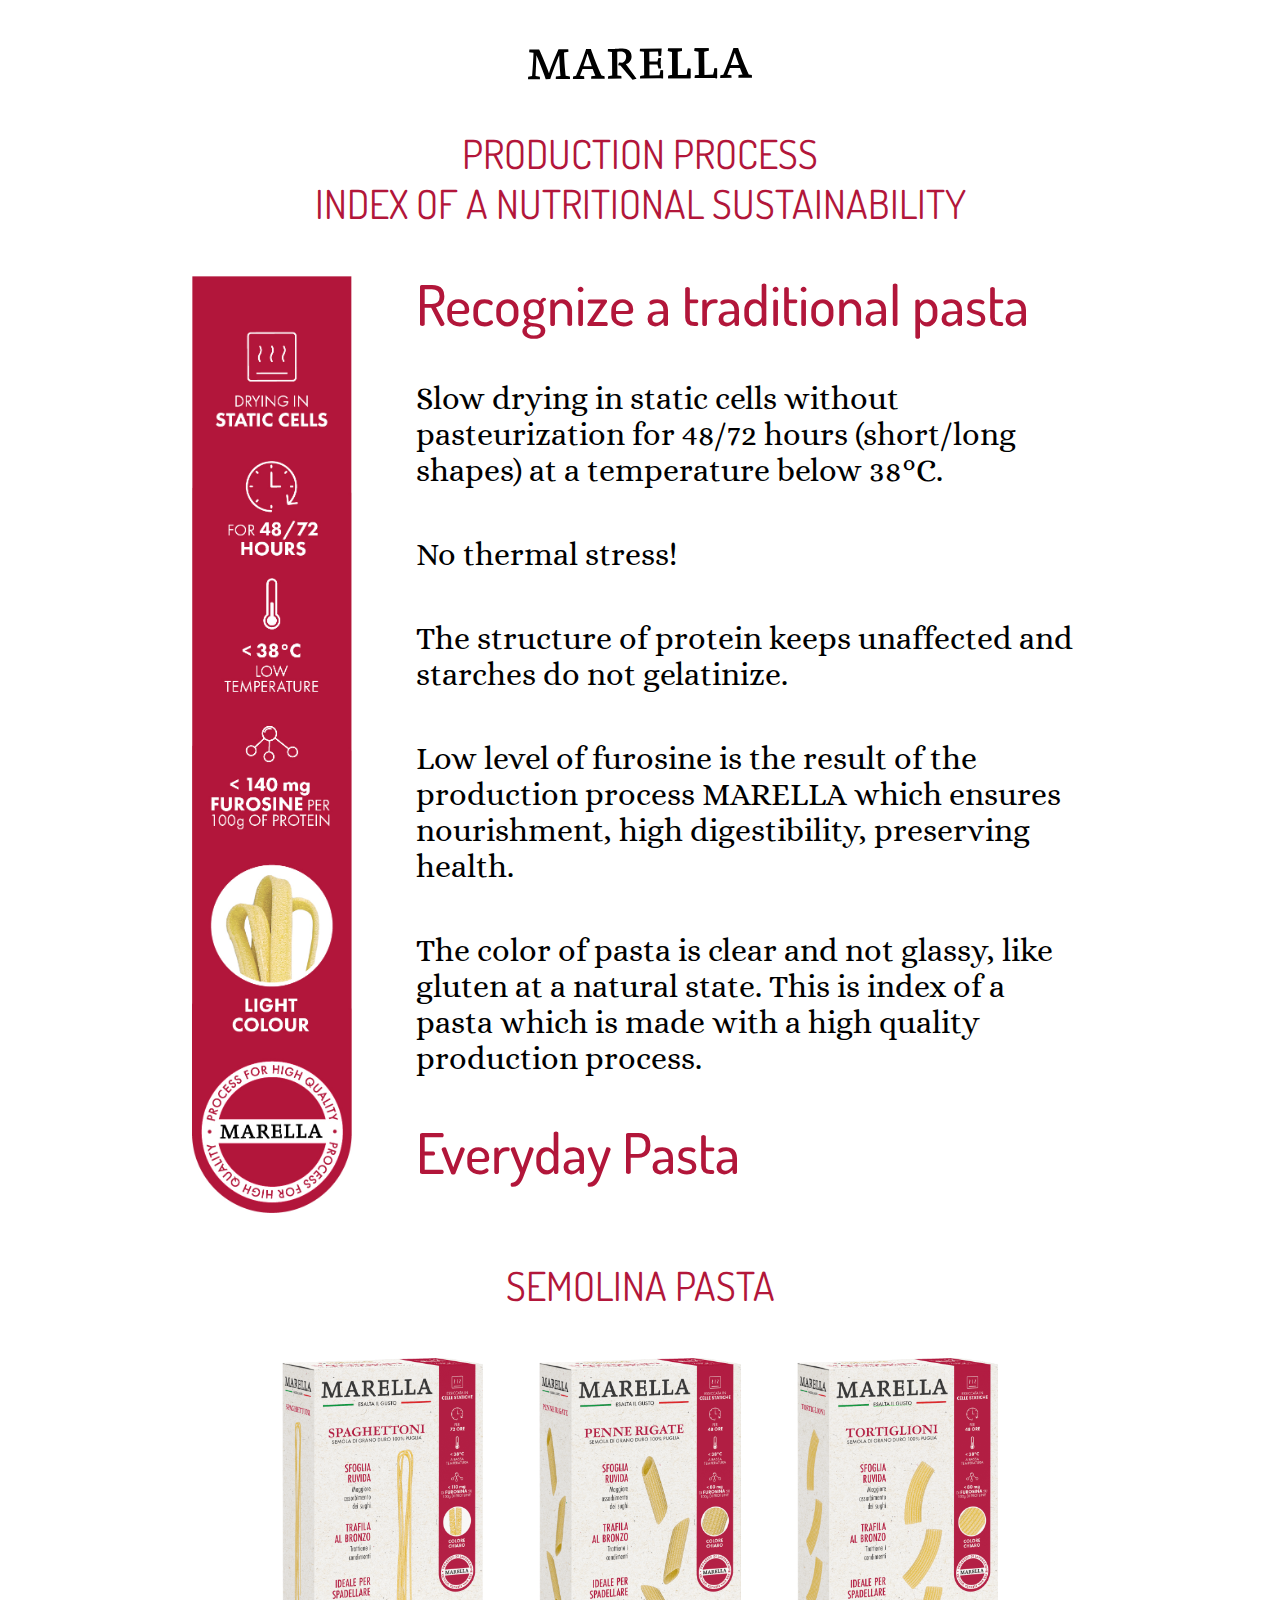
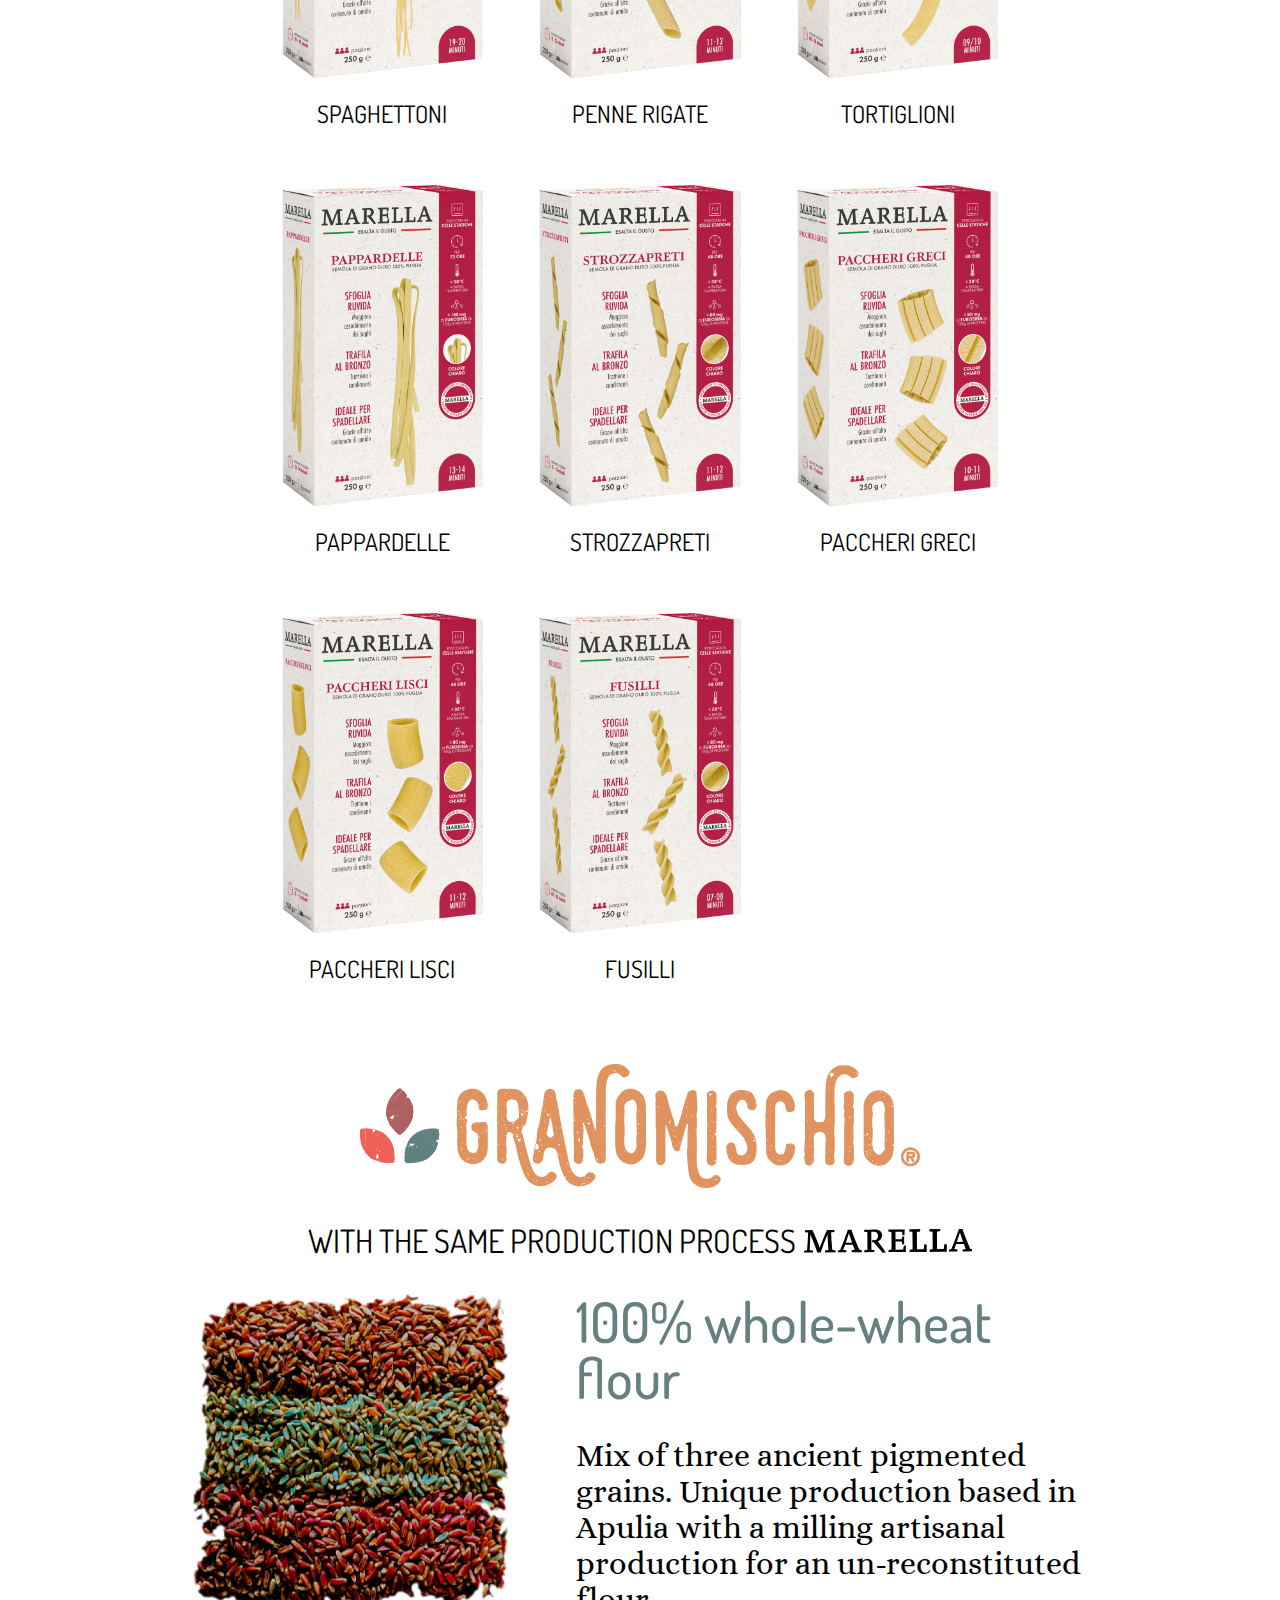
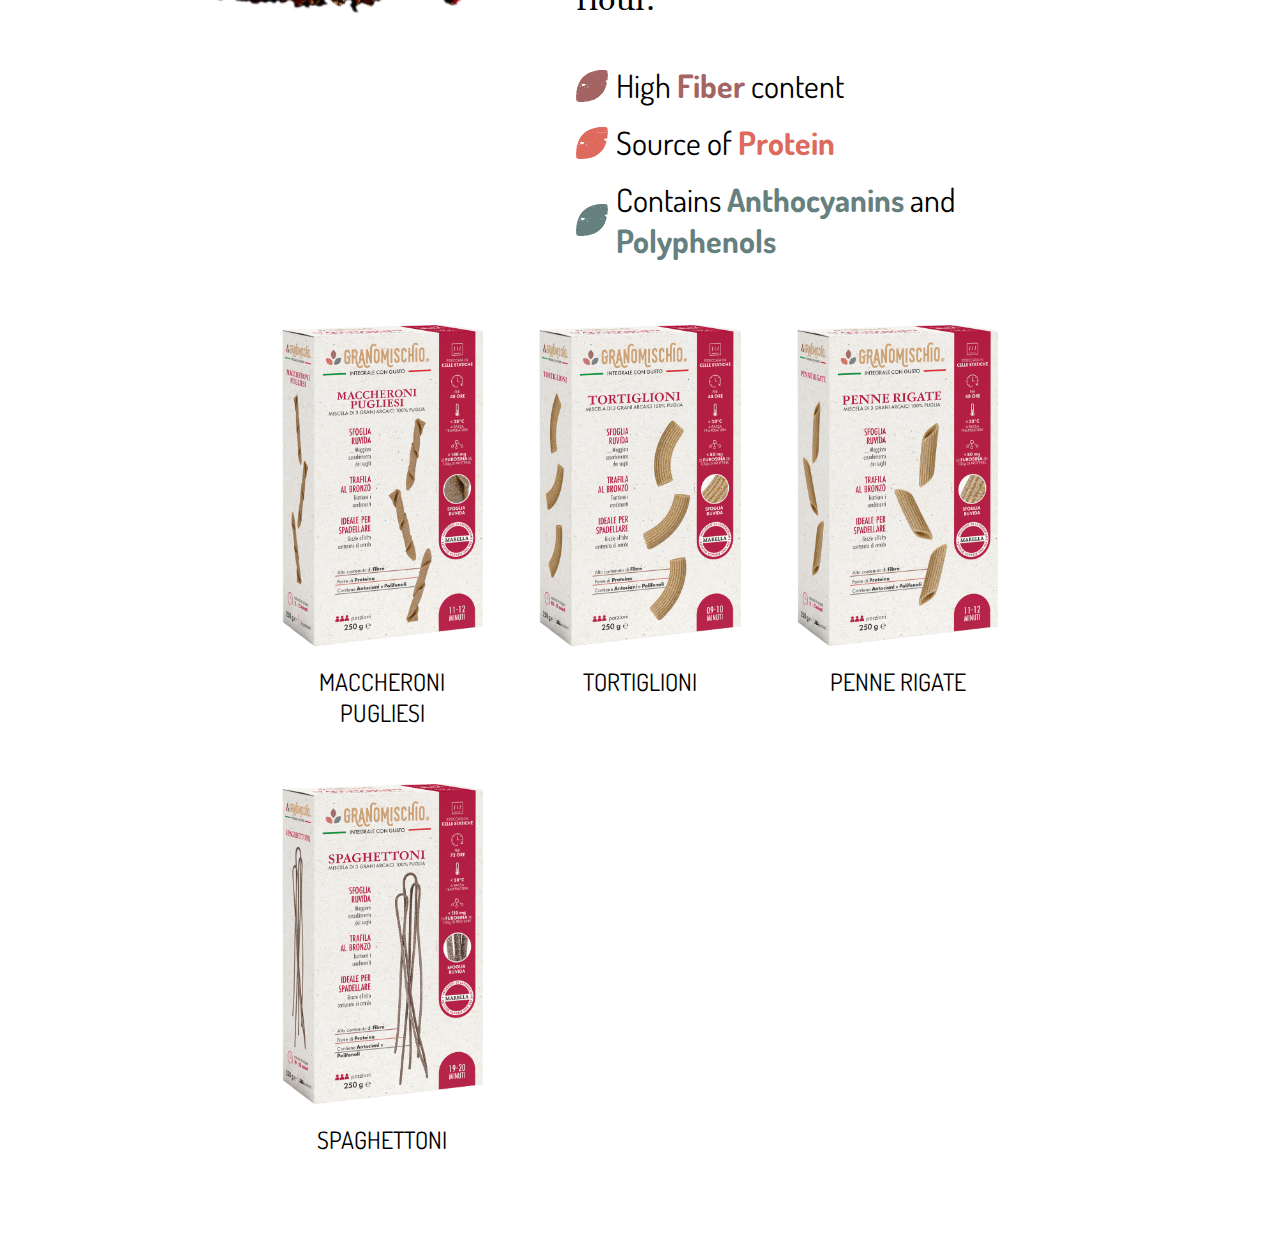
<file: index-en.html>
<!DOCTYPE html>
<html lang="en">
<head>
    <meta charset="UTF-8">
    <meta http-equiv="X-UA-Compatible" content="IE=edge">
    <meta name="viewport" content="width=device-width, initial-scale=1.0">
    <!-- GOOGLE FONTS -->
    <link rel="preconnect" href="https://fonts.googleapis.com">
    <link rel="preconnect" href="https://fonts.gstatic.com" crossorigin>
    <link href="https://fonts.googleapis.com/css2?family=Alice&family=Dosis:wght@200;300;400;500;600;700;800&display=swap" rel="stylesheet">
    <!-- MIO CSS -->
    <link rel="stylesheet" href="/style.css">
    <title>Pasta Marella</title>
</head>
<body>

    <!-- Logo Pasta Marella -->
    <svg id="logo-marella" class="logo-svg" data-name="Livello 2" viewBox="0 0 345.6 49.11"><g data-name="Livello 1"><path d="m42.8 47.96.24-3.97 7.06-.93c-.87-9.01-1.74-25.49-1.92-32.02-3.25 6.95-10.44 25.85-13.86 36.98l-7 .05C23.81 37.6 16.95 19.88 12.85 11.3c-.02 6.73-.76 25.04-1.25 32.04l6.67.83.23 3.97-18.51.14.24-3.97 6.05-.92c1-10.84 2.13-30.84 2.16-36.22l-6.67-.76.31-4.04 15.07-.11c4.1 8.45 11.22 25.09 15.21 36.7 3.09-9.78 10.36-27.6 14.74-36.92l15.01-.11.3 4.03-6.79.86c.07 9.02 1.27 26.03 2.49 36.19l6.47.83.3 3.97-22.07.16ZM97.35 47.56l.24-4.04 6.32-.85c-1.23-3.09-2.53-5.97-4.11-10.33l-15.61.11c-1.12 3.37-2.91 7.56-4.03 10.39l6.4.76.3 4.04-17.63.13.31-3.97 4.57-.91c4.64-10.13 11.44-28.21 15.58-41.16l7.33-.05c3.03 9.53 11.67 31.07 16.38 40.93l4.72.84.23 3.97-21 .15ZM92.02 9.44h-.34c-1.25 4.39-4.54 14.37-6.06 18.62l12.72-.09c-2.27-6.24-4.88-13.83-6.33-18.53ZM161.27 49.11l-18.74-22-3.57-.51 1.45-4.38 5.05.57c2.96-.63 6.02-4.42 5.99-9.26-.04-5.45-3.49-7.98-8.67-7.95-1.41.01-3.56.16-5.11.24l.27 36.61 6.06.83.3 3.97-21 .15.31-3.97 6.25-.92-.27-36.2-6.53-.83.31-3.97 10.9-.08s9.42-.47 11.5-.49c8.48-.06 13.96 4.34 14.02 12.14.05 6.33-4.09 10.73-8.66 11.77v.2l16.32 22.36-6.18 1.73ZM208.47 47.15c-1.41-.06-5.99-.36-8.15-.34l-27.52.2.24-3.97 6.18-.92-.27-36.2-6.53-.83.31-3.97 33.51-.25-.73 11.18-4.1.7-.79-7.19-13.46.1.11 15.34 12.38-.09 1.51-5.66 3.97.24-.48 7.68.6 8.27-3.97.3-1.59-6.25-12.38.09.12 16.69 15.41-.11 1.62-8.36 4.04.44-.04 12.92ZM250.7 46.84c-1.21-.06-5.79-.36-7.74-.35l-26.78.2.24-3.97 6.18-.92-.27-36.2-6.6-.83.37-3.97 21.6-.16-.24 3.97-6.86.93.27 36.27 14.06-.1 1.74-10.04 3.97.44.04 14.74Z"/><path d="M250.7 46.84c-1.21-.06-5.79-.36-7.74-.35l-26.78.2.24-3.97 6.18-.92-.27-36.2-6.6-.83.37-3.97 21.6-.16-.24 3.97-6.86.93.27 36.27 14.06-.1 1.74-10.04 3.97.44.04 14.74ZM291.79 46.54c-1.21-.06-5.79-.36-7.74-.35l-26.78.2.24-3.97 6.18-.92-.27-36.2-6.6-.83.37-3.97 21.6-.16-.24 3.97-6.86.93.27 36.27 14.06-.1 1.74-10.04 3.97.44.04 14.74Z"/><path d="M291.79 46.54c-1.21-.06-5.79-.36-7.74-.35l-26.78.2.24-3.97 6.18-.92-.27-36.2-6.6-.83.37-3.97 21.6-.16-.24 3.97-6.86.93.27 36.27 14.06-.1 1.74-10.04 3.97.44.04 14.74ZM324.6 45.89l.24-4.04 6.32-.85c-1.23-3.09-2.53-5.97-4.11-10.33l-15.61.11c-1.12 3.37-2.91 7.56-4.03 10.39l6.4.76.3 4.04-17.63.13.31-3.97 4.57-.91C306 31.09 312.8 13.01 316.94.06l7.33-.05c3.03 9.53 11.67 31.07 16.38 40.93l4.72.84.23 3.97-21 .15Zm-5.33-38.12h-.34c-1.25 4.39-4.54 14.37-6.06 18.62l12.72-.09c-2.27-6.24-4.88-13.83-6.33-18.53Z"/></g></svg>
    
    
    <h2 id="subtitle" class="text-center">PRODUCTION PROCESS<br>INDEX OF A NUTRITIONAL SUSTAINABILITY</h2>
    
    <div id="two-columns">
        <div id="first-column">
            <div id="first-horizontal-banner">
                Banner orizzontale
            </div>
            <div id="first-vertical-banner">
                <img src="assets/images/fascia_eng.jpg">
            </div>
        </div>
        <div id="second-column">
            <h3 class="second-column-header">Recognize a traditional pasta</h3>
            <p>Slow drying in static cells without pasteurization for 48/72 hours (short/long shapes) at a temperature below 38°C.</p>
            <p>No thermal stress!</p>
            <p>The structure of protein keeps unaffected and starches do not gelatinize.</p>
            <p>Low level of furosine is the result of the production process MARELLA which ensures nourishment, high digestibility, preserving health.</p>
            <p>The color of pasta is clear and not glassy, like gluten at a natural state. This is index of a pasta which is made with a high quality production process.</p>
            <h3 class="second-column-header">Everyday Pasta</h3>
        </div>    
    </div>

    <!-- Section 2 - First grid - Pasta di semola-->
    <section id="pasta-semola-section">
        <h2 id="subtitle-2" class="text-center" style="margin-top: 2rem;">SEMOLINA PASTA</h2>
        <div class="container grid-container">
            <div class="grid-item">
                <img src="assets/images/semola/S_Spaghettoni.png" alt="spaghettoni">
                <p>SPAGHETTONI</p>
            </div>
            <div class="grid-item">
                <img src="assets/images/semola/S-Penne-Rigate.png" alt="penne-rigate">
                <p>PENNE RIGATE</p>
            </div>
            <div class="grid-item">
                <img src="assets/images/semola/S-Tortiglioni.png" alt="tortiglioni">
                <p>TORTIGLIONI</p>
            </div>
            <div class="grid-item">
                <img src="assets/images/semola/S_Pappardelle.png" alt="pappardelle">
                <p>PAPPARDELLE</p>
            </div>
            <div class="grid-item">
                <img src="assets/images/semola/S-Strozzapreti.png" alt="strozzapreti">
                <p>STROZZAPRETI</p>
            </div>
            <div class="grid-item">
                <img src="assets/images/semola/S-Paccheri-Greci.png" alt="paccheri-greci">
                <p>PACCHERI GRECI</p>
            </div>
            <div class="grid-item">
                <img src="assets/images/semola/S-Paccheri-Lisci.png" alt="paccheri-lisci">
                <p>PACCHERI LISCI</p>
            </div>
            <div class="grid-item">
                <img src="assets/images/semola/S-Fusilli.png" alt="fusilli">
                <p>FUSILLI</p>
            </div>    
        </div>
    </section>
    
    <!-- Granomischio Section -->
    <section id="pasta-granomischio-section">
        <div id="logo-granomischio-wrapper">
            <img id="logo-granomischio" src="assets/images/logo_granomischio.svg" alt="granomischio-logo">
        </div>
        <div id="same-process-wrapper">
            <h3>WITH THE SAME PRODUCTION PROCESS</h3>
            <!-- Logo Pasta Marella -->
            <svg id="logo-marella-granomischio" class="logo-svg" data-name="Livello 2" viewBox="0 0 345.6 49.11"><g data-name="Livello 1"><path d="m42.8 47.96.24-3.97 7.06-.93c-.87-9.01-1.74-25.49-1.92-32.02-3.25 6.95-10.44 25.85-13.86 36.98l-7 .05C23.81 37.6 16.95 19.88 12.85 11.3c-.02 6.73-.76 25.04-1.25 32.04l6.67.83.23 3.97-18.51.14.24-3.97 6.05-.92c1-10.84 2.13-30.84 2.16-36.22l-6.67-.76.31-4.04 15.07-.11c4.1 8.45 11.22 25.09 15.21 36.7 3.09-9.78 10.36-27.6 14.74-36.92l15.01-.11.3 4.03-6.79.86c.07 9.02 1.27 26.03 2.49 36.19l6.47.83.3 3.97-22.07.16ZM97.35 47.56l.24-4.04 6.32-.85c-1.23-3.09-2.53-5.97-4.11-10.33l-15.61.11c-1.12 3.37-2.91 7.56-4.03 10.39l6.4.76.3 4.04-17.63.13.31-3.97 4.57-.91c4.64-10.13 11.44-28.21 15.58-41.16l7.33-.05c3.03 9.53 11.67 31.07 16.38 40.93l4.72.84.23 3.97-21 .15ZM92.02 9.44h-.34c-1.25 4.39-4.54 14.37-6.06 18.62l12.72-.09c-2.27-6.24-4.88-13.83-6.33-18.53ZM161.27 49.11l-18.74-22-3.57-.51 1.45-4.38 5.05.57c2.96-.63 6.02-4.42 5.99-9.26-.04-5.45-3.49-7.98-8.67-7.95-1.41.01-3.56.16-5.11.24l.27 36.61 6.06.83.3 3.97-21 .15.31-3.97 6.25-.92-.27-36.2-6.53-.83.31-3.97 10.9-.08s9.42-.47 11.5-.49c8.48-.06 13.96 4.34 14.02 12.14.05 6.33-4.09 10.73-8.66 11.77v.2l16.32 22.36-6.18 1.73ZM208.47 47.15c-1.41-.06-5.99-.36-8.15-.34l-27.52.2.24-3.97 6.18-.92-.27-36.2-6.53-.83.31-3.97 33.51-.25-.73 11.18-4.1.7-.79-7.19-13.46.1.11 15.34 12.38-.09 1.51-5.66 3.97.24-.48 7.68.6 8.27-3.97.3-1.59-6.25-12.38.09.12 16.69 15.41-.11 1.62-8.36 4.04.44-.04 12.92ZM250.7 46.84c-1.21-.06-5.79-.36-7.74-.35l-26.78.2.24-3.97 6.18-.92-.27-36.2-6.6-.83.37-3.97 21.6-.16-.24 3.97-6.86.93.27 36.27 14.06-.1 1.74-10.04 3.97.44.04 14.74Z"/><path d="M250.7 46.84c-1.21-.06-5.79-.36-7.74-.35l-26.78.2.24-3.97 6.18-.92-.27-36.2-6.6-.83.37-3.97 21.6-.16-.24 3.97-6.86.93.27 36.27 14.06-.1 1.74-10.04 3.97.44.04 14.74ZM291.79 46.54c-1.21-.06-5.79-.36-7.74-.35l-26.78.2.24-3.97 6.18-.92-.27-36.2-6.6-.83.37-3.97 21.6-.16-.24 3.97-6.86.93.27 36.27 14.06-.1 1.74-10.04 3.97.44.04 14.74Z"/><path d="M291.79 46.54c-1.21-.06-5.79-.36-7.74-.35l-26.78.2.24-3.97 6.18-.92-.27-36.2-6.6-.83.37-3.97 21.6-.16-.24 3.97-6.86.93.27 36.27 14.06-.1 1.74-10.04 3.97.44.04 14.74ZM324.6 45.89l.24-4.04 6.32-.85c-1.23-3.09-2.53-5.97-4.11-10.33l-15.61.11c-1.12 3.37-2.91 7.56-4.03 10.39l6.4.76.3 4.04-17.63.13.31-3.97 4.57-.91C306 31.09 312.8 13.01 316.94.06l7.33-.05c3.03 9.53 11.67 31.07 16.38 40.93l4.72.84.23 3.97-21 .15Zm-5.33-38.12h-.34c-1.25 4.39-4.54 14.37-6.06 18.62l12.72-.09c-2.27-6.24-4.88-13.83-6.33-18.53Z"/></g></svg>
        </div>
        <div id="two-columns">
            <div id="first-column">
                <div class="first-column-item">
                    <img src="assets/images/granomischio.jpg" alt="grano">
                </div>
            </div>
            <div id="second-column" style="margin-top: 0px">
                <h3 id="granomischio-hundred-percent">100% whole-wheat flour</h3>
                <p>Mix of three ancient pigmented grains. Unique production based in Apulia with a milling artisanal production for an un-reconstituted flour.</p>
                <div id="granomischio-features-wrapper">
                    <div id="granomischio-features" class="flex">
                        <img src="/assets/icone/Grano1.svg" alt="icona-grano">
                        <p>High <span style="color:var(--brown)"> Fiber </span>content</p>
                    </div>
                    <div id="granomischio-features" class="flex">
                        <img src="assets/icone/Grano2.svg" alt="icona-grano">
                        <p>Source of<span style="color:var(--orange)"> Protein</span></p>
                    </div>
                    <div id="granomischio-features" class="flex">
                        <img src="assets/icone/Grano3.svg" alt="icona-grano">
                        <p>Contains<span style="color:var(--gray)"> Anthocyanins </span> and <span style="color:var(--gray)"> Polyphenols </span></p>
                    </div>
                </div>
            </div>
        </div>
        <div class="container grid-container" style="margin-top:4rem; margin-bottom: 6rem;">
            <div class="grid-item">
                <img src="assets/images/granomischio/GM-Maccheroni-pugliesi.png" alt="maccheroni-pugliesi">
                <p>MACCHERONI PUGLIESI</p>
            </div>
            <div class="grid-item">
                <img src="assets/images/granomischio/GM-Tortiglioni.png" alt="tortiglioni">
                <p>TORTIGLIONI</p>
            </div>
            <div class="grid-item">
                <img src="assets/images/granomischio/GM-Penne-Rigate.png" alt="penne-rigate">
                <p>PENNE RIGATE</p>
            </div>
            <div class="grid-item">
                <img src="assets/images/granomischio/GM-Spaghettoni.png" alt="spaghettoni">
                <p>SPAGHETTONI</p>
            </div> 
        </div>
    </section>

</body>
</html>
</file>
<file: en/style.css>
/* CSS rules to specify families

font-family: 'Alice', serif;
font-family: 'Dosis', sans-serif;
 
*/

:root {
    --red: #B2163A;
    --yellow: #E0935F;
    --brown: #A46464;
    --orange:  #DE6A5D;
    --gray:  #668080;
}

body { 
    width: 90%;
    max-width: 80rem;
    margin: auto;
}
.container {
    width: 100%;
    margin: auto;
}
@media screen and (min-width: 1100px) {
    .container {
        width: 80%;
    }
}
h1, h2, h3, h4, h5, h6 {
    margin: 0;
    font-family: 'Dosis', sans-serif;
}
p {
    margin: 0;
    font-family: 'Alice', sans-serif;
    font-size: 1.5rem;
    margin-bottom: 2rem;
}
#two-columns {
    display: flex;
    flex-direction: column;
    gap: 1rem;
}
#first-column {
    display: flex;
    justify-content: center;
    /* display: grid;
    grid-template-columns: repeat(6, 1fr); */
    /* gap: 10px; */
}
#first-horizontal-banner {
    display: flex;
} 
#first-vertical-banner {
    display: none;
}
div#first-vertical-banner img {
    max-width: 10rem;
}
svg#logo-marella {
    width: 50%;
    margin: 3rem auto;
}
h2#subtitle, h2#subtitle-2 {
    font-size: 2.5rem;
    font-weight: normal;
    color: var(--red);
    margin-top: 0;
    margin-bottom: 3rem;
}
h3.second-column-header {
    color: var(--red);
    font-weight: 500;
    line-height: 3.5rem;
    font-size: 3rem;
    margin-bottom: 2rem;
}
/* MEDIA QUERY PER DESKTOP */
@media screen and (min-width: 820px) {
    svg#logo-marella {
        width: 25%;
    }
}
@media screen and (min-width: 1100px){
    body { 
        width: 70%;
    }
    #two-columns {
        flex-direction: row;
        gap: 4rem;
    }
    #second-column {
        flex: 1;
    }
    #first-column {
        display: flex;
        flex-direction: column;
        justify-content: flex-start;
        gap: 10px;
    }
    #first-horizontal-banner {
        display: none;
    }
    #first-vertical-banner {
        display: flex;
    }
    h3.second-column-header {
        font-size: 3.5rem;
        margin-bottom: 3rem;
    }
    p {
        font-size: 2rem;
        margin-bottom: 3rem;
    }
}

.text-center {
    text-align: center;
}

.logo-svg {
    display: block;
    margin: auto;
}

.grid-container {
    display: grid;
    gap: 3.5rem;   
}

.grid-container { grid-template-columns: repeat(2, 1fr); }


@media (min-width: 820px) {
    .grid-container { grid-template-columns: repeat(3, 1fr); }
}

.grid-item img {
    width: 100%;
}
.grid-item p {
    margin: 0;
    font-size: 1.5rem;
    text-align: center;
    margin-top: 1rem;
    font-family: 'Dosis';
}
section#pasta-granomischio-section {
    margin-top: 5rem;
}
img#logo-granomischio {
    width: 35rem;
    max-width: 100%;
}
div#logo-granomischio-wrapper {
    display: flex;
    justify-content: center;
}
svg#logo-marella-granomischio {
    height: 1.5rem;
    width: auto;
    margin: 0;
}
div#same-process-wrapper {
    display: flex;
    align-items: center;
    flex-direction: column;
    gap: 1rem;
    justify-content: center;
    margin: 2rem 0;
}
div#same-process-wrapper h3 {
    font-weight: 400;
    font-size: 2rem;
    text-align: center;
}
@media screen and (min-width: 820px) {
    div#same-process-wrapper {
        flex-direction: row;
        gap: .5rem;
    }
}
section#pasta-granomischio-section #first-column img {
    max-width: 20rem;
}
h3#granomischio-hundred-percent {
    color: var(--gray);
    font-weight: 500;
    line-height: 3.5rem;
    font-size: 3rem;
    margin-bottom: 2rem;
}
@media screen and (min-width: 1100px) {
    h3#granomischio-hundred-percent {
        font-size: 3.5rem;
    }
}
div#granomischio-features-wrapper {
    display: flex;
    flex-direction: column;
    gap: 1rem;
}
div#granomischio-features {
    display: flex;
    align-items: center;
    gap: 0.5rem;
}
div#granomischio-features p {
    margin: 0;
    font-family: 'Dosis', sans-serif;
}
div#granomischio-features p span {
    font-weight: bold;
}
div#granomischio-features img {
    height: 2rem;
}
.flex {
    display: flex;
}
</file>
<file: it/style.css>
/* CSS rules to specify families

font-family: 'Alice', serif;
font-family: 'Dosis', sans-serif;
 
*/

:root {
    --red: #B2163A;
    --yellow: #E0935F;
    --brown: #A46464;
    --orange:  #DE6A5D;
    --gray:  #668080;
}

body { 
    width: 90%;
    max-width: 80rem;
    margin: auto;
}
.container {
    width: 100%;
    margin: auto;
}
@media screen and (min-width: 1100px) {
    .container {
        width: 80%;
    }
}
h1, h2, h3, h4, h5, h6 {
    margin: 0;
    font-family: 'Dosis', sans-serif;
}
p {
    margin: 0;
    font-family: 'Alice', sans-serif;
    font-size: 1.5rem;
    margin-bottom: 2rem;
}
#two-columns {
    display: flex;
    flex-direction: column;
    gap: 1rem;
}
#first-column {
    display: flex;
    justify-content: center;
    /* display: grid;
    grid-template-columns: repeat(6, 1fr); */
    /* gap: 10px; */
}
#first-horizontal-banner {
    display: flex;
} 
#first-vertical-banner {
    display: none;
}
div#first-vertical-banner img {
    max-width: 10rem;
}
svg#logo-marella {
    width: 50%;
    margin: 3rem auto;
}
h2#subtitle, h2#subtitle-2 {
    font-size: 2.5rem;
    font-weight: normal;
    color: var(--red);
    margin-top: 0;
    margin-bottom: 3rem;
}
h3.second-column-header {
    color: var(--red);
    font-weight: 500;
    line-height: 3.5rem;
    font-size: 3rem;
    margin-bottom: 2rem;
}
/* MEDIA QUERY PER DESKTOP */
@media screen and (min-width: 820px) {
    svg#logo-marella {
        width: 25%;
    }
}
@media screen and (min-width: 1100px){
    body { 
        width: 70%;
    }
    #two-columns {
        flex-direction: row;
        gap: 4rem;
    }
    #second-column {
        flex: 1;
    }
    #first-column {
        display: flex;
        flex-direction: column;
        justify-content: flex-start;
        gap: 10px;
    }
    #first-horizontal-banner {
        display: none;
    }
    #first-vertical-banner {
        display: flex;
    }
    h3.second-column-header {
        font-size: 3.5rem;
        margin-bottom: 3rem;
    }
    p {
        font-size: 2rem;
        margin-bottom: 3rem;
    }
}

.text-center {
    text-align: center;
}

.logo-svg {
    display: block;
    margin: auto;
}

.grid-container {
    display: grid;
    gap: 3.5rem;   
}

.grid-container { grid-template-columns: repeat(2, 1fr); }


@media (min-width: 820px) {
    .grid-container { grid-template-columns: repeat(3, 1fr); }
}

.grid-item img {
    width: 100%;
}
.grid-item p {
    margin: 0;
    font-size: 1.5rem;
    text-align: center;
    margin-top: 1rem;
    font-family: 'Dosis';
}
section#pasta-granomischio-section {
    margin-top: 5rem;
}
img#logo-granomischio {
    width: 35rem;
    max-width: 100%;
}
div#logo-granomischio-wrapper {
    display: flex;
    justify-content: center;
}
svg#logo-marella-granomischio {
    height: 1.5rem;
    width: auto;
    margin: 0;
}
div#same-process-wrapper {
    display: flex;
    align-items: center;
    flex-direction: column;
    gap: 1rem;
    justify-content: center;
    margin: 2rem 0;
}
div#same-process-wrapper h3 {
    font-weight: 400;
    font-size: 2rem;
    text-align: center;
}
@media screen and (min-width: 820px) {
    div#same-process-wrapper {
        flex-direction: row;
        gap: .5rem;
    }
}
section#pasta-granomischio-section #first-column img {
    max-width: 20rem;
}
h3#granomischio-hundred-percent {
    color: var(--gray);
    font-weight: 500;
    line-height: 3.5rem;
    font-size: 3rem;
    margin-bottom: 2rem;
}
@media screen and (min-width: 1100px) {
    h3#granomischio-hundred-percent {
        font-size: 3.5rem;
    }
}
div#granomischio-features-wrapper {
    display: flex;
    flex-direction: column;
    gap: 1rem;
}
div#granomischio-features {
    display: flex;
    align-items: center;
    gap: 0.5rem;
}
div#granomischio-features p {
    margin: 0;
    font-family: 'Dosis', sans-serif;
}
div#granomischio-features p span {
    font-weight: bold;
}
div#granomischio-features img {
    height: 2rem;
}
.flex {
    display: flex;
}
</file>
<file: style.css>
/* CSS rules to specify families

font-family: 'Alice', serif;
font-family: 'Dosis', sans-serif;
 
*/

:root {
    --red: #B2163A;
    --yellow: #E0935F;
    --brown: #A46464;
    --orange:  #DE6A5D;
    --gray:  #668080;
}

body { 
    width: 90%;
    max-width: 80rem;
    margin: auto;
}
.container {
    width: 100%;
    margin: auto;
}
@media screen and (min-width: 1100px) {
    .container {
        width: 80%;
    }
}
h1, h2, h3, h4, h5, h6 {
    margin: 0;
    font-family: 'Dosis', sans-serif;
}
p {
    margin: 0;
    font-family: 'Alice', sans-serif;
    font-size: 1.5rem;
    margin-bottom: 2rem;
}
#two-columns {
    display: flex;
    flex-direction: column;
    gap: 1rem;
}
#first-column {
    display: flex;
    justify-content: center;
    /* display: grid;
    grid-template-columns: repeat(6, 1fr); */
    /* gap: 10px; */
}
#first-horizontal-banner {
    display: flex;
} 
#first-vertical-banner {
    display: none;
}
div#first-vertical-banner img {
    max-width: 10rem;
}
svg#logo-marella {
    width: 50%;
    margin: 3rem auto;
}
h2#subtitle, h2#subtitle-2 {
    font-size: 2.5rem;
    font-weight: normal;
    color: var(--red);
    margin-top: 0;
    margin-bottom: 3rem;
}
h3.second-column-header {
    color: var(--red);
    font-weight: 500;
    line-height: 3.5rem;
    font-size: 3rem;
    margin-bottom: 2rem;
}
/* MEDIA QUERY PER DESKTOP */
@media screen and (min-width: 820px) {
    svg#logo-marella {
        width: 25%;
    }
}
@media screen and (min-width: 1100px){
    body { 
        width: 70%;
    }
    #two-columns {
        flex-direction: row;
        gap: 4rem;
    }
    #second-column {
        flex: 1;
    }
    #first-column {
        display: flex;
        flex-direction: column;
        justify-content: flex-start;
        gap: 10px;
    }
    #first-horizontal-banner {
        display: none;
    }
    #first-vertical-banner {
        display: flex;
    }
    h3.second-column-header {
        font-size: 3.5rem;
        margin-bottom: 3rem;
    }
    p {
        font-size: 2rem;
        margin-bottom: 3rem;
    }
}

.text-center {
    text-align: center;
}

.logo-svg {
    display: block;
    margin: auto;
}

.grid-container {
    display: grid;
    gap: 3.5rem;   
}

.grid-container { grid-template-columns: repeat(2, 1fr); }


@media (min-width: 820px) {
    .grid-container { grid-template-columns: repeat(3, 1fr); }
}

.grid-item img {
    width: 100%;
}
.grid-item p {
    margin: 0;
    font-size: 1.5rem;
    text-align: center;
    margin-top: 1rem;
    font-family: 'Dosis';
}
section#pasta-granomischio-section {
    margin-top: 5rem;
}
img#logo-granomischio {
    width: 35rem;
    max-width: 100%;
}
div#logo-granomischio-wrapper {
    display: flex;
    justify-content: center;
}
svg#logo-marella-granomischio {
    height: 1.5rem;
    width: auto;
    margin: 0;
}
div#same-process-wrapper {
    display: flex;
    align-items: center;
    flex-direction: column;
    gap: 1rem;
    justify-content: center;
    margin: 2rem 0;
}
div#same-process-wrapper h3 {
    font-weight: 400;
    font-size: 2rem;
    text-align: center;
}
@media screen and (min-width: 820px) {
    div#same-process-wrapper {
        flex-direction: row;
        gap: .5rem;
    }
}
section#pasta-granomischio-section #first-column img {
    max-width: 20rem;
}
h3#granomischio-hundred-percent {
    color: var(--gray);
    font-weight: 500;
    line-height: 3.5rem;
    font-size: 3rem;
    margin-bottom: 2rem;
}
@media screen and (min-width: 1100px) {
    h3#granomischio-hundred-percent {
        font-size: 3.5rem;
    }
}
div#granomischio-features-wrapper {
    display: flex;
    flex-direction: column;
    gap: 1rem;
}
div#granomischio-features {
    display: flex;
    align-items: center;
    gap: 0.5rem;
}
div#granomischio-features p {
    margin: 0;
    font-family: 'Dosis', sans-serif;
}
div#granomischio-features p span {
    font-weight: bold;
}
div#granomischio-features img {
    height: 2rem;
}
.flex {
    display: flex;
}
</file>
